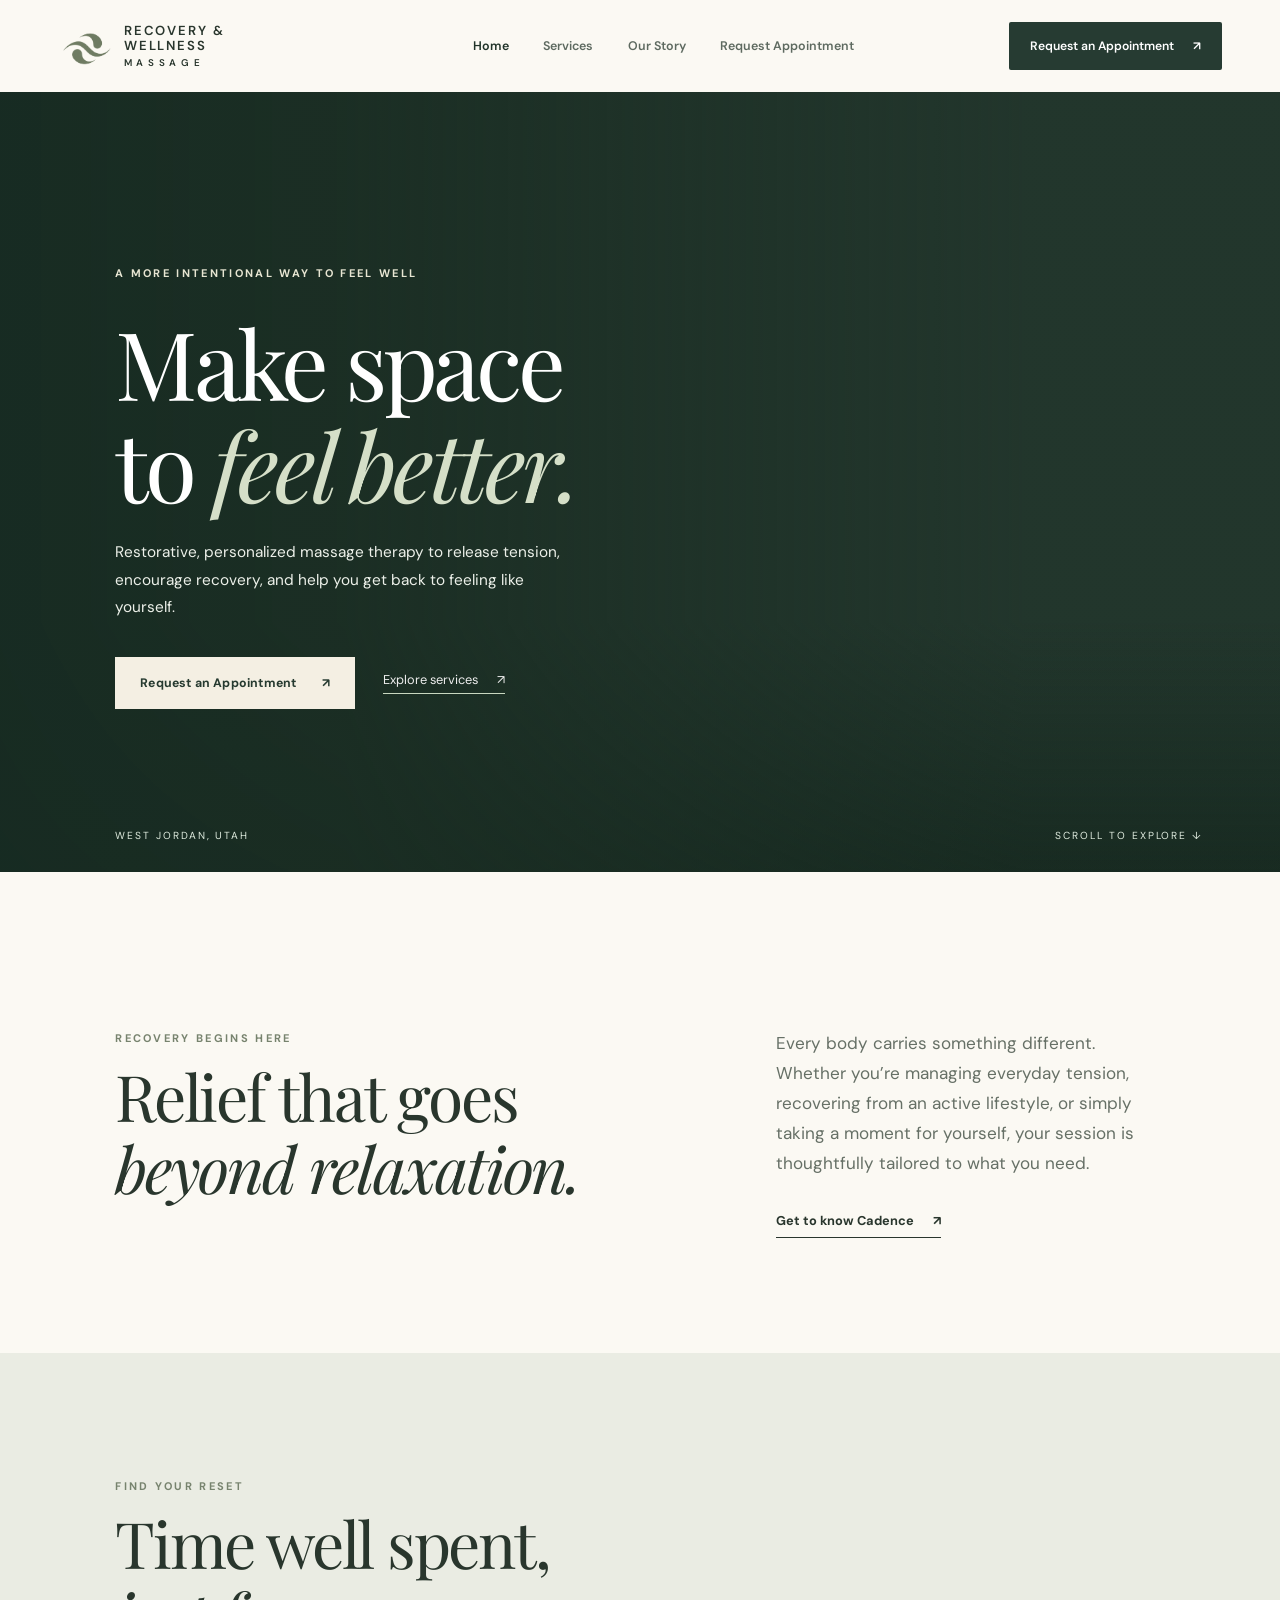
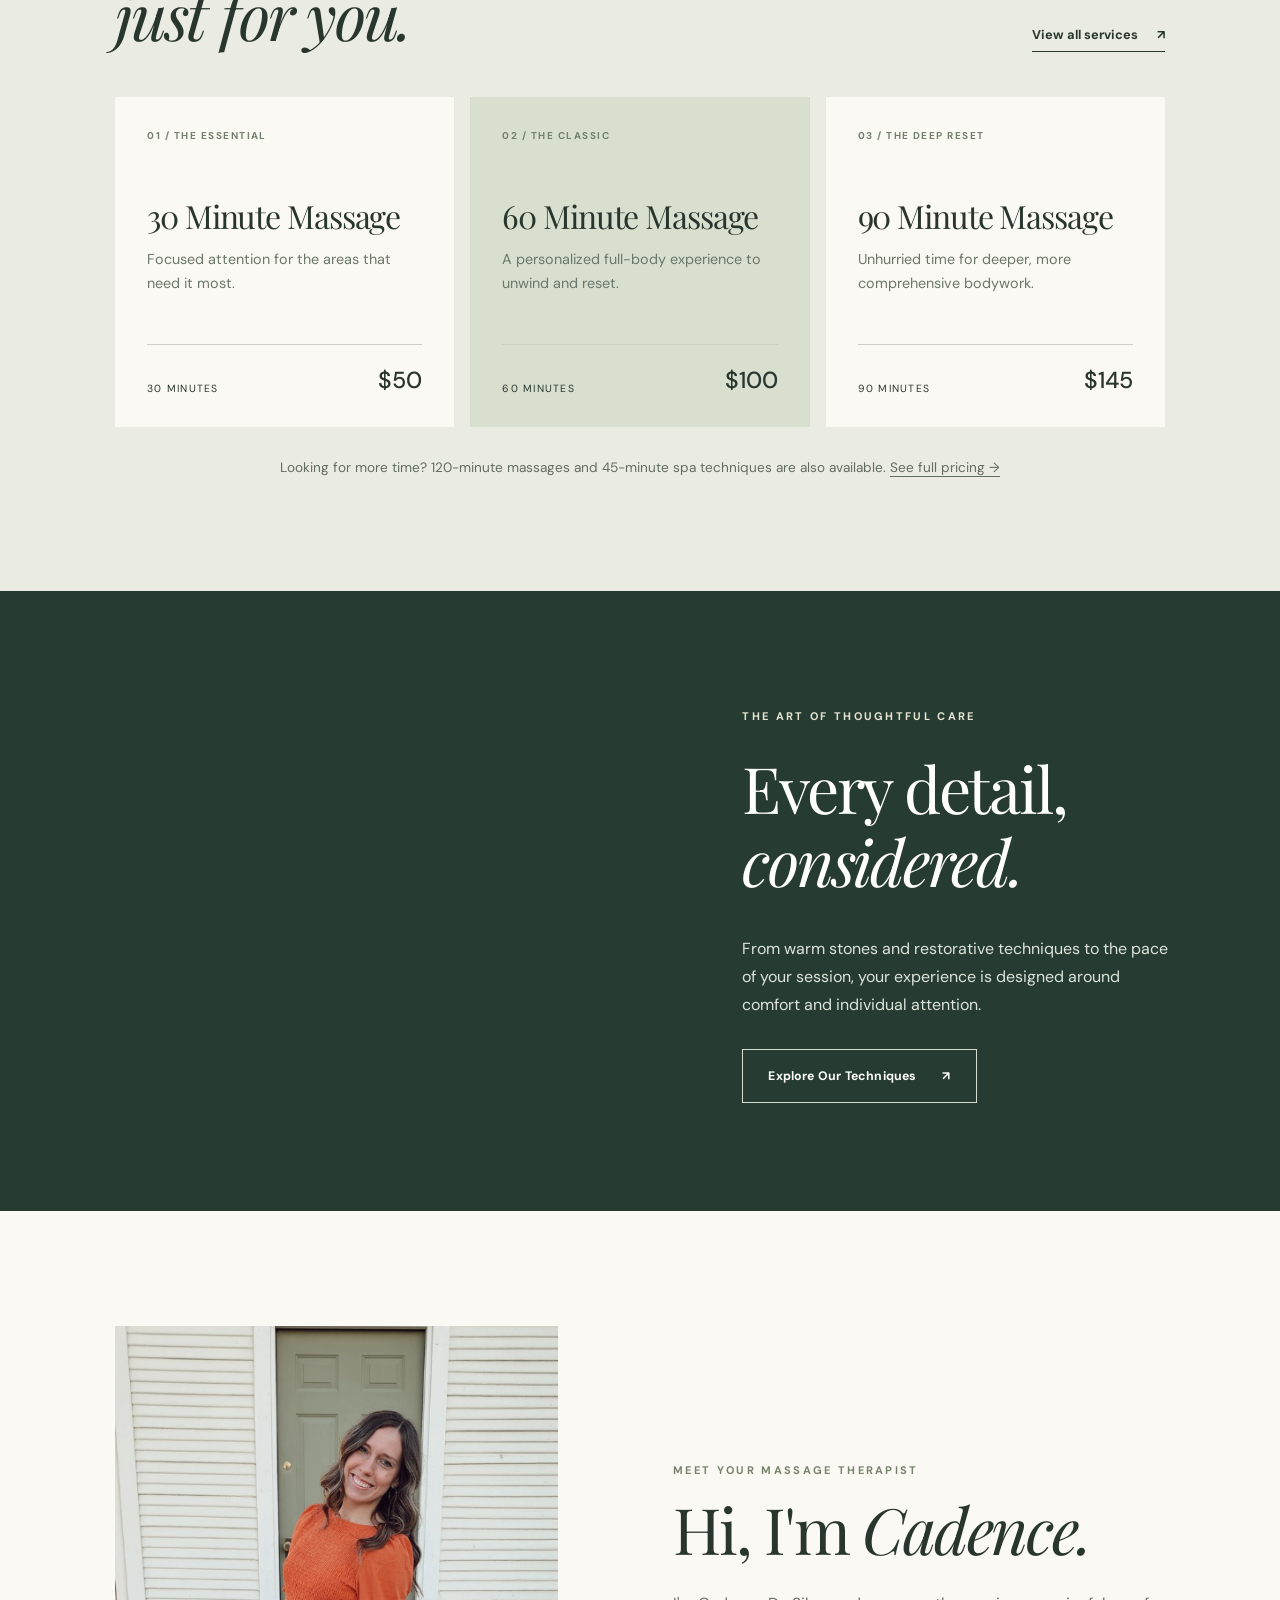
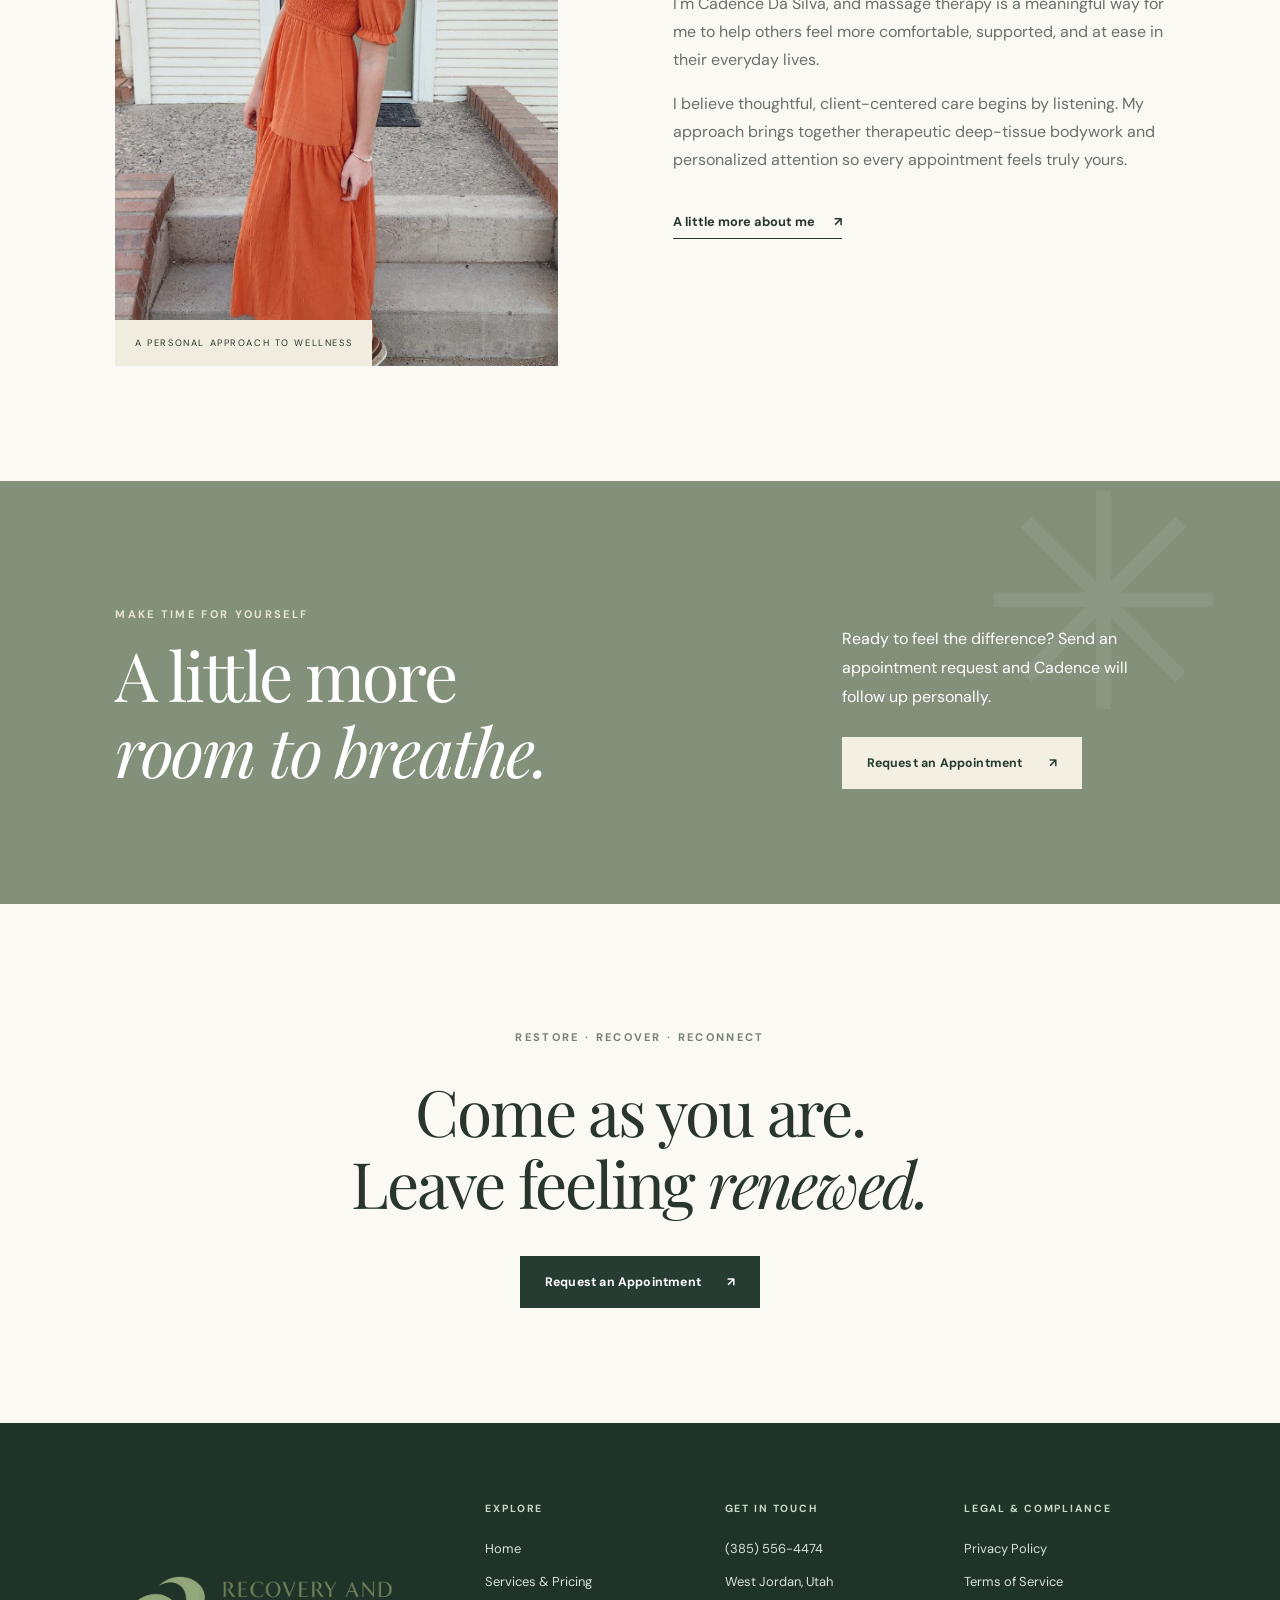
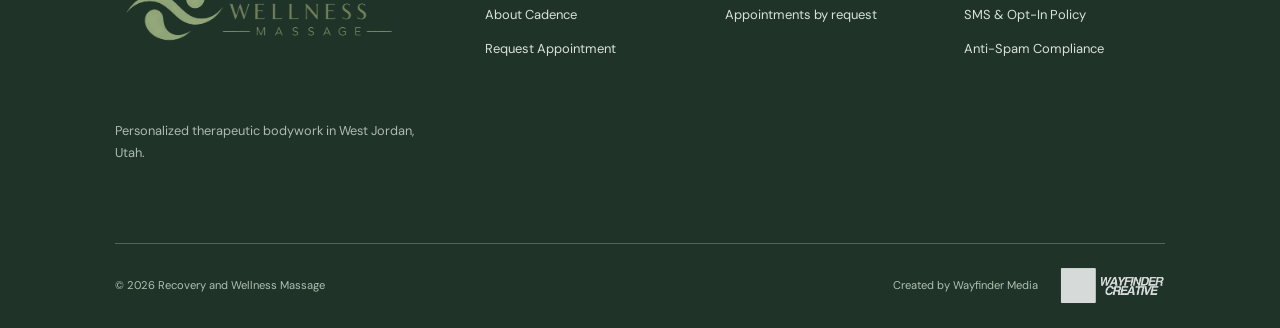
<file: index.html>
<!DOCTYPE html>
<html lang="en"><head><meta charset="utf-8"/><meta content="width=device-width,initial-scale=1" name="viewport"/><meta content="#263b32" name="theme-color"/><meta content="Personalized therapeutic massage in West Jordan, Utah. Explore massage services, pricing and book with Recovery and Wellness Massage." name="description"/><title>Recovery and Wellness Massage | West Jordan, Utah</title><link href="assets/brand-symbol.png" rel="icon"/><link href="https://fonts.googleapis.com" rel="preconnect"/><link crossorigin="" href="https://fonts.gstatic.com" rel="preconnect"/><link href="https://fonts.googleapis.com/css2?family=DM+Sans:wght@400;500;600;700&amp;family=Manrope:wght@400;500;600&amp;family=Playfair+Display:wght@400;500;600&amp;display=swap" rel="stylesheet"/><link href="styles.css" rel="stylesheet"/><script defer="" src="site.js"></script><script type="application/ld+json">{"@context":"https://schema.org","@type":"HealthAndBeautyBusiness","name":"Recovery and Wellness Massage","url":"https://recoveryandwellnessmassage.com/","telephone":"+1-385-556-4474","address":{"@type":"PostalAddress","addressLocality":"West Jordan","addressRegion":"UT","addressCountry":"US"},"priceRange":"$50-$195"}</script></head><body>
<header class="site-header"><a aria-label="Recovery and Wellness Massage home" class="brand" href="/"><img alt="" src="assets/brand-symbol.png"/><span>RECOVERY &amp;<br/>WELLNESS <small>MASSAGE</small></span></a><nav aria-label="Primary navigation" id="nav"><a class="active" href="/">Home</a><a href="/services.html">Services</a><a href="/about.html">Our Story</a><a href="/book.html">Request Appointment</a></nav><a class="header-cta" href="/book.html">Request an Appointment <span>↗</span></a><button aria-expanded="false" aria-label="Toggle menu" class="menu-toggle">☰</button></header>
<main><section class="hero"><div aria-hidden="true" class="hero-film"><iframe allow="autoplay; encrypted-media; picture-in-picture" id="hero-video" loading="eager" src="https://www.youtube-nocookie.com/embed/4_M67m4HPCk?autoplay=1&amp;mute=1&amp;controls=0&amp;loop=1&amp;playlist=4_M67m4HPCk&amp;playsinline=1&amp;rel=0&amp;disablekb=1&amp;iv_load_policy=3&amp;fs=0" tabindex="-1" title="Massage studio video background"></iframe></div><div class="hero-wash"></div><div class="hero-content"><p class="eyebrow light">A MORE INTENTIONAL WAY TO FEEL WELL</p><h1>Make space<br/>to <em>feel better.</em></h1><p class="hero-copy">Restorative, personalized massage therapy to release tension, encourage recovery, and help you get back to feeling like yourself.</p><div class="hero-actions"><a class="btn btn-cream" href="/book.html">Request an Appointment <span>↗</span></a><a class="quiet-link" href="/services.html">Explore services <span>↗</span></a></div></div><div class="hero-foot"><span>WEST JORDAN, UTAH</span><span>SCROLL TO EXPLORE ↓</span></div></section>
<section class="intro section-pad"><div class="intro-left"><p class="eyebrow">RECOVERY BEGINS HERE</p><h2>Relief that goes <em>beyond relaxation.</em></h2></div><div class="intro-right"><p>Every body carries something different. Whether you’re managing everyday tension, recovering from an active lifestyle, or simply taking a moment for yourself, your session is thoughtfully tailored to what you need.</p><a class="text-link" href="/about.html">Get to know Cadence <span>↗</span></a></div></section>
<section class="services-feature section-pad" id="services"><div class="section-heading"><div><p class="eyebrow">FIND YOUR RESET</p><h2>Time well spent,<br/><em>just for you.</em></h2></div><a class="text-link" href="/services.html">View all services <span>↗</span></a></div><div class="service-grid"><a class="service-card" href="/book.html"><span class="service-number">01 / THE ESSENTIAL</span><h3>30 Minute Massage</h3><p>Focused attention for the areas that need it most.</p><div class="service-bottom"><span>30 MINUTES</span><strong>$50</strong></div></a><a class="service-card highlighted" href="/book.html"><span class="service-number">02 / THE CLASSIC</span><h3>60 Minute Massage</h3><p>A personalized full-body experience to unwind and reset.</p><div class="service-bottom"><span>60 MINUTES</span><strong>$100</strong></div></a><a class="service-card" href="/book.html"><span class="service-number">03 / THE DEEP RESET</span><h3>90 Minute Massage</h3><p>Unhurried time for deeper, more comprehensive bodywork.</p><div class="service-bottom"><span>90 MINUTES</span><strong>$145</strong></div></a></div><div class="service-note">Looking for more time? 120-minute massages and 45-minute spa techniques are also available. <a href="/services.html">See full pricing →</a></div></section>
<section class="picture-band"><div aria-label="Massage therapy with warm stones" class="picture-band-image" role="img"></div><div class="picture-band-content"><p class="eyebrow light">THE ART OF THOUGHTFUL CARE</p><h2>Every detail, <em>considered.</em></h2><p>From warm stones and restorative techniques to the pace of your session, your experience is designed around comfort and individual attention.</p><a class="btn btn-outline" href="/services.html">Explore Our Techniques <span>↗</span></a></div></section>
<section class="about-preview section-pad"><div class="about-photo"><img alt="Cadence Da Silva, massage therapist" loading="lazy" src="assets/cadence.png"/><span class="photo-stamp">A PERSONAL APPROACH TO WELLNESS</span></div><div class="about-text"><p class="eyebrow">MEET YOUR MASSAGE THERAPIST</p><h2>Hi, I'm <em>Cadence.</em></h2><p>I'm Cadence Da Silva, and massage therapy is a meaningful way for me to help others feel more comfortable, supported, and at ease in their everyday lives.</p><p>I believe thoughtful, client-centered care begins by listening. My approach brings together therapeutic deep-tissue bodywork and personalized attention so every appointment feels truly yours.</p><a class="text-link" href="/about.html">A little more about me <span>↗</span></a></div></section>
<section class="offer-banner section-pad"><span aria-hidden="true" class="offer-orbit">✳</span><div><p class="eyebrow light">MAKE TIME FOR YOURSELF</p><h2>A little more<br/><em>room to breathe.</em></h2></div><div class="offer-action"><p>Ready to feel the difference? Send an appointment request and Cadence will follow up personally.</p><a class="btn btn-cream" href="/book.html">Request an Appointment <span>↗</span></a></div></section>
<section class="closing section-pad"><p class="eyebrow">RESTORE · RECOVER · RECONNECT</p><h2>Come as you are.<br/>Leave feeling <em>renewed.</em></h2><a class="btn btn-dark" href="/book.html">Request an Appointment <span>↗</span></a></section></main>
<footer class="site-footer"><div class="footer-top"><div class="footer-brand"><img alt="Recovery and Wellness Massage" src="assets/brand-logo.png"/><p>Personalized therapeutic bodywork in West Jordan, Utah.</p></div><div><h4>EXPLORE</h4><a href="/">Home</a><a href="/services.html">Services &amp; Pricing</a><a href="/about.html">About Cadence</a><a href="/book.html">Request Appointment</a></div><div><h4>GET IN TOUCH</h4><a href="tel:+13855564474">(385) 556-4474</a><p>West Jordan, Utah</p><p>Appointments by request</p></div><div class="footer-legal"><h4>LEGAL &amp; COMPLIANCE</h4><a href="/privacy-policy.html">Privacy Policy</a><a href="/terms-of-service.html">Terms of Service</a><a href="/sms-policy.html">SMS &amp; Opt-In Policy</a><a href="/anti-spam.html">Anti-Spam Compliance</a></div></div><div class="footer-bottom"><span>© <span id="year"></span> Recovery and Wellness Massage</span><a class="credit" href="https://wayfindercreative.net/" rel="noopener noreferrer" target="_blank"><span>Created by Wayfinder Media</span><img alt="Wayfinder Creative" src="assets/wayfinder.png"/></a></div></footer>
<iframe data-activation-type="alwaysActivated" data-activation-value="" data-cookie-consent="true" data-cookie-consent-provider="auto" data-deactivation-type="neverDeactivate" data-deactivation-value="" data-form-id="Vq9RhP4GRN4z5GDtWMGd" data-form-name="25% off form" data-height="612" data-layout="{'id':'POPUP'}" data-layout-iframe-id="popup-Vq9RhP4GRN4z5GDtWMGd" data-modal-height="500" data-trigger-type="alwaysShow" data-trigger-value="" id="popup-Vq9RhP4GRN4z5GDtWMGd" src="https://api.leadconnectorhq.com/widget/form/Vq9RhP4GRN4z5GDtWMGd" style="display:none;width:100%;height:100%;border:none;border-radius:3px" title="25% off form"></iframe><script defer="" src="https://link.msgsndr.com/js/form_embed.js"></script></body></html>
</file>
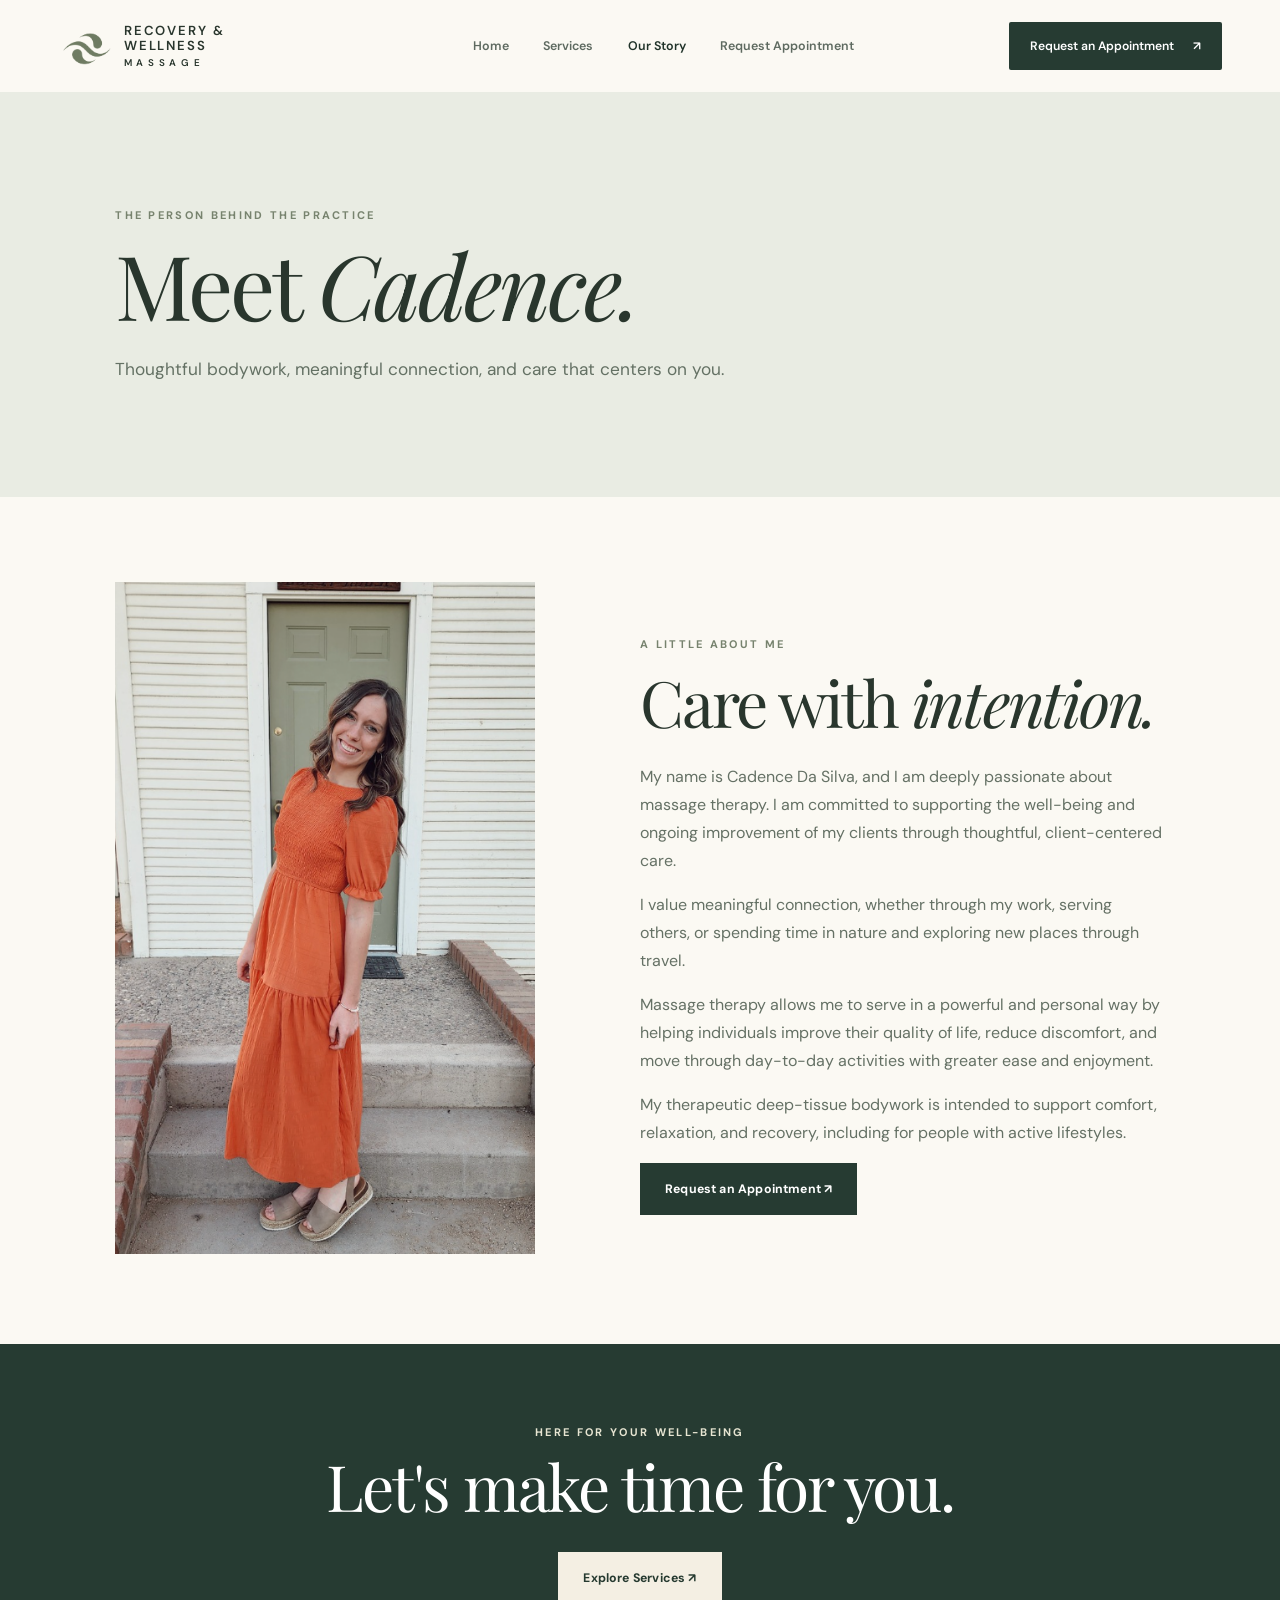
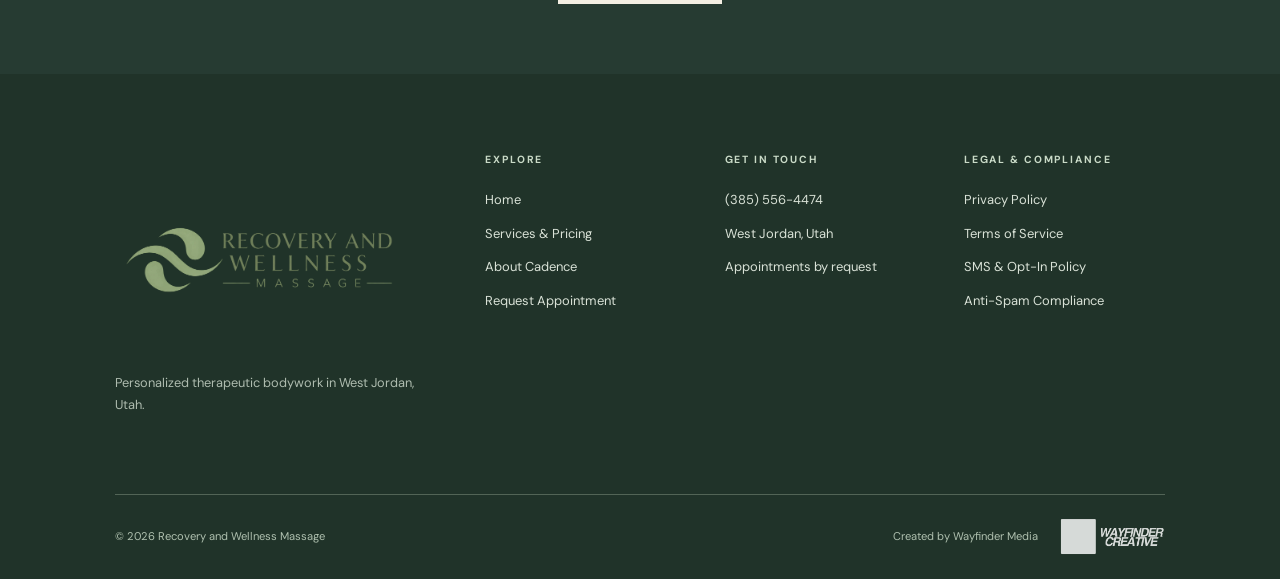
<file: about.html>
<!DOCTYPE html>
<html lang="en"><head><meta charset="utf-8"/><meta content="width=device-width,initial-scale=1" name="viewport"/><meta content="#263b32" name="theme-color"/><meta content="Learn about Cadence Da Silva and her personalized approach to massage therapy in West Jordan, Utah." name="description"/><title>About Cadence | Recovery and Wellness Massage</title><link href="assets/brand-symbol.png" rel="icon"/><link href="https://fonts.googleapis.com" rel="preconnect"/><link crossorigin="" href="https://fonts.gstatic.com" rel="preconnect"/><link href="https://fonts.googleapis.com/css2?family=DM+Sans:wght@400;500;600;700&amp;family=Manrope:wght@400;500;600&amp;family=Playfair+Display:wght@400;500;600&amp;display=swap" rel="stylesheet"/><link href="styles.css" rel="stylesheet"/><script defer="" src="site.js"></script></head><body>
<header class="site-header"><a aria-label="Recovery and Wellness Massage home" class="brand" href="/"><img alt="" src="assets/brand-symbol.png"/><span>RECOVERY &amp;<br/>WELLNESS <small>MASSAGE</small></span></a><nav aria-label="Primary navigation" id="nav"><a href="/">Home</a><a href="/services.html">Services</a><a class="active" href="/about.html">Our Story</a><a href="/book.html">Request Appointment</a></nav><a class="header-cta" href="/book.html">Request an Appointment <span>↗</span></a><button aria-expanded="false" aria-label="Toggle menu" class="menu-toggle">☰</button></header>
<main><section class="page-hero"><p class="eyebrow">THE PERSON BEHIND THE PRACTICE</p><h1>Meet <em>Cadence.</em></h1><p>Thoughtful bodywork, meaningful connection, and care that centers on you.</p></section><section class="interior-section about-page"><div><img alt="Portrait of Cadence Da Silva" loading="lazy" src="assets/cadence.png"/></div><div><p class="eyebrow">A LITTLE ABOUT ME</p><h2>Care with <em>intention.</em></h2><p>My name is Cadence Da Silva, and I am deeply passionate about massage therapy. I am committed to supporting the well-being and ongoing improvement of my clients through thoughtful, client-centered care.</p><p>I value meaningful connection, whether through my work, serving others, or spending time in nature and exploring new places through travel.</p><p>Massage therapy allows me to serve in a powerful and personal way by helping individuals improve their quality of life, reduce discomfort, and move through day-to-day activities with greater ease and enjoyment.</p><p>My therapeutic deep-tissue bodywork is intended to support comfort, relaxation, and recovery, including for people with active lifestyles.</p><a class="btn btn-dark" href="/book.html">Request an Appointment ↗</a></div></section><section class="small-cta"><p class="eyebrow light">HERE FOR YOUR WELL-BEING</p><h2>Let's make time for you.</h2><a class="btn btn-cream" href="/services.html">Explore Services ↗</a></section></main><footer class="site-footer"><div class="footer-top"><div class="footer-brand"><img alt="Recovery and Wellness Massage" src="assets/brand-logo.png"/><p>Personalized therapeutic bodywork in West Jordan, Utah.</p></div><div><h4>EXPLORE</h4><a href="/">Home</a><a href="/services.html">Services &amp; Pricing</a><a href="/about.html">About Cadence</a><a href="/book.html">Request Appointment</a></div><div><h4>GET IN TOUCH</h4><a href="tel:+13855564474">(385) 556-4474</a><p>West Jordan, Utah</p><p>Appointments by request</p></div><div class="footer-legal"><h4>LEGAL &amp; COMPLIANCE</h4><a href="/privacy-policy.html">Privacy Policy</a><a href="/terms-of-service.html">Terms of Service</a><a href="/sms-policy.html">SMS &amp; Opt-In Policy</a><a href="/anti-spam.html">Anti-Spam Compliance</a></div></div><div class="footer-bottom"><span>© <span id="year"></span> Recovery and Wellness Massage</span><a class="credit" href="https://wayfindercreative.net/" rel="noopener noreferrer" target="_blank"><span>Created by Wayfinder Media</span><img alt="Wayfinder Creative" src="assets/wayfinder.png"/></a></div></footer>
<script defer="" src="https://link.msgsndr.com/js/form_embed.js"></script></body></html>
</file>
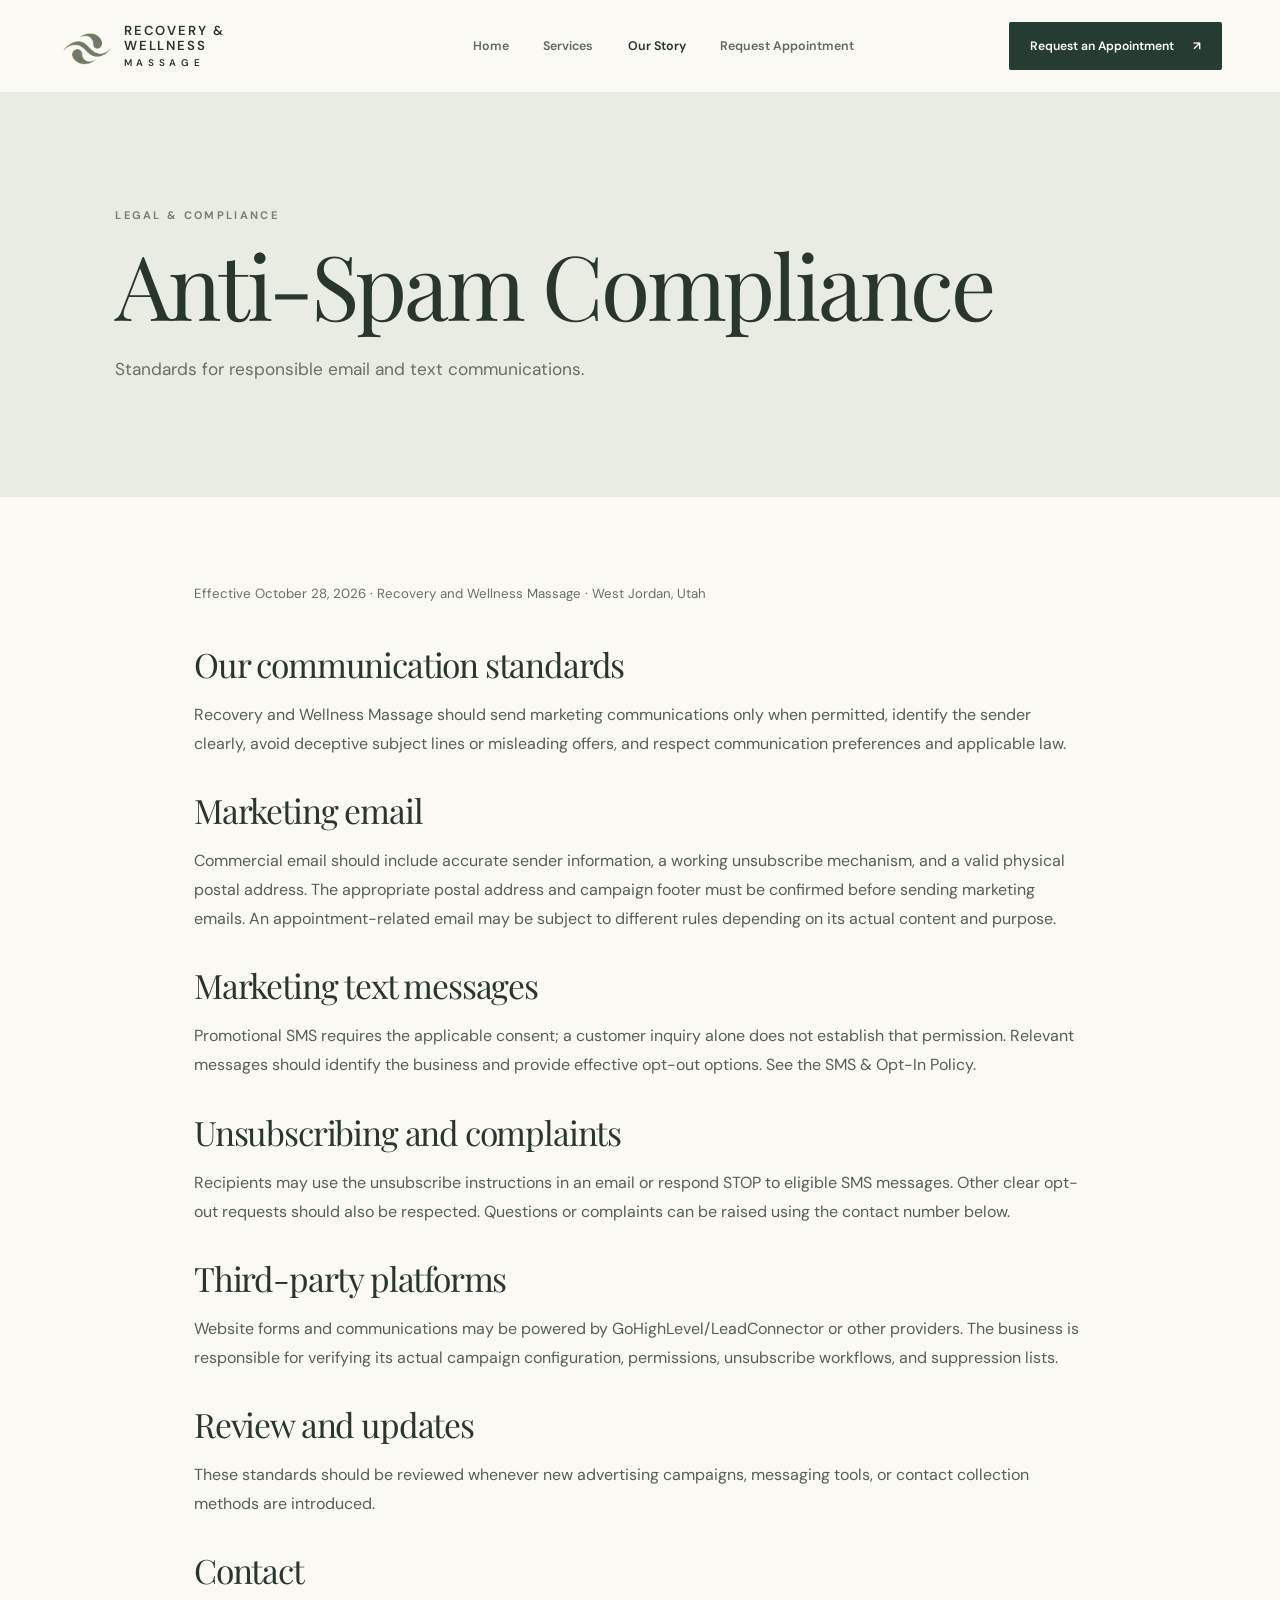
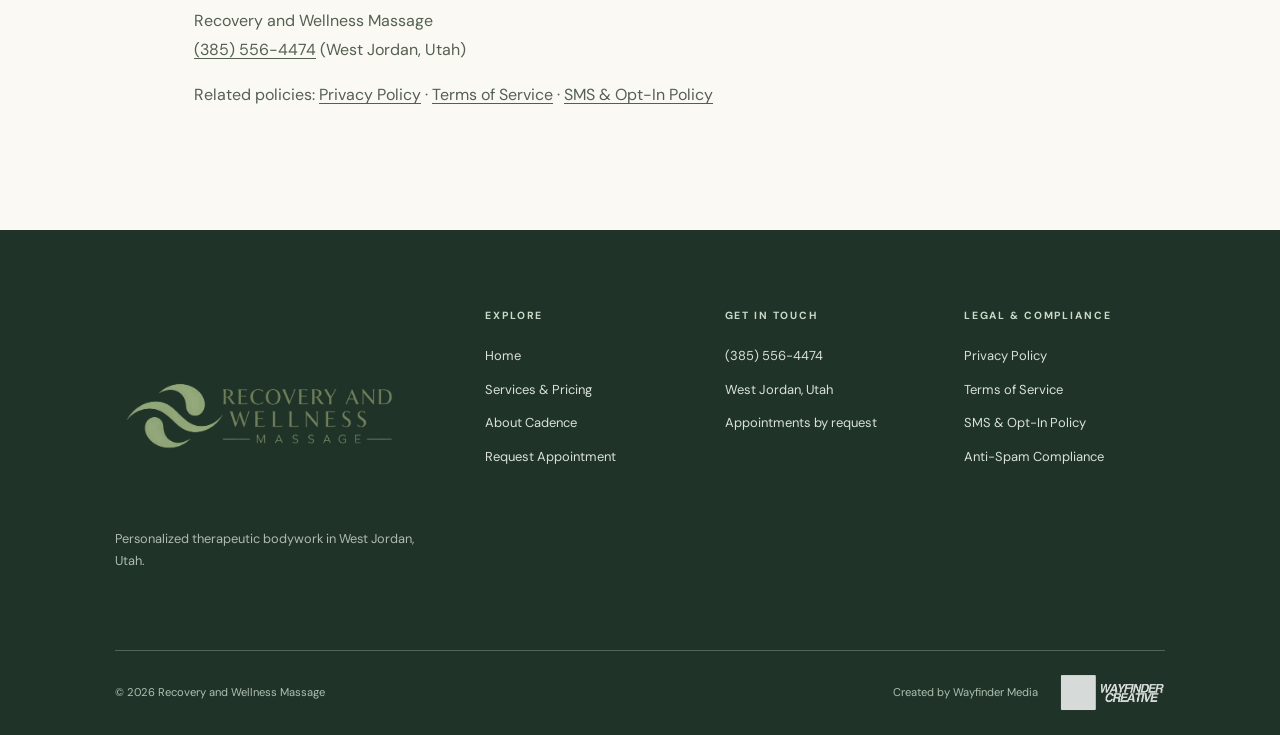
<file: anti-spam.html>
<!doctype html><html lang="en"><head><meta charset="utf-8"><meta name="viewport" content="width=device-width, initial-scale=1"><meta name="theme-color" content="#263b32"><link rel="icon" href="assets/brand-symbol.png"><link rel="preconnect" href="https://fonts.googleapis.com"><link rel="preconnect" href="https://fonts.gstatic.com" crossorigin><link href="https://fonts.googleapis.com/css2?family=DM+Sans:wght@400;500;600;700&family=Manrope:wght@400;500;600&family=Playfair+Display:wght@400;500;600&display=swap" rel="stylesheet"><link rel="stylesheet" href="styles.css"><script defer src="site.js"></script><meta name="description" content="Standards for responsible email and text communications."><title>Anti-Spam Compliance | Recovery and Wellness Massage</title></head><body><header class="site-header"><a aria-label="Recovery and Wellness Massage home" class="brand" href="/"><img alt="" src="assets/brand-symbol.png"/><span>RECOVERY &amp;<br/>WELLNESS <small>MASSAGE</small></span></a><nav aria-label="Primary navigation" id="nav"><a href="/">Home</a><a href="/services.html">Services</a><a class="active" href="/about.html">Our Story</a><a href="/book.html">Request Appointment</a></nav><a class="header-cta" href="/book.html">Request an Appointment <span>↗</span></a><button aria-expanded="false" aria-label="Toggle menu" class="menu-toggle">☰</button></header><main><section class="page-hero"><p class="eyebrow">LEGAL &amp; COMPLIANCE</p><h1>Anti-Spam Compliance</h1><p>Standards for responsible email and text communications.</p></section><article class="legal-content"><p class="legal-meta">Effective October 28, 2026 · Recovery and Wellness Massage · West Jordan, Utah</p><section><h2>Our communication standards</h2><p>Recovery and Wellness Massage should send marketing communications only when permitted, identify the sender clearly, avoid deceptive subject lines or misleading offers, and respect communication preferences and applicable law.</p></section><section><h2>Marketing email</h2><p>Commercial email should include accurate sender information, a working unsubscribe mechanism, and a valid physical postal address. The appropriate postal address and campaign footer must be confirmed before sending marketing emails. An appointment-related email may be subject to different rules depending on its actual content and purpose.</p></section><section><h2>Marketing text messages</h2><p>Promotional SMS requires the applicable consent; a customer inquiry alone does not establish that permission. Relevant messages should identify the business and provide effective opt-out options. See the SMS &amp; Opt-In Policy.</p></section><section><h2>Unsubscribing and complaints</h2><p>Recipients may use the unsubscribe instructions in an email or respond STOP to eligible SMS messages. Other clear opt-out requests should also be respected. Questions or complaints can be raised using the contact number below.</p></section><section><h2>Third-party platforms</h2><p>Website forms and communications may be powered by GoHighLevel/LeadConnector or other providers. The business is responsible for verifying its actual campaign configuration, permissions, unsubscribe workflows, and suppression lists.</p></section><section><h2>Review and updates</h2><p>These standards should be reviewed whenever new advertising campaigns, messaging tools, or contact collection methods are introduced.</p></section><section><h2>Contact</h2><p>Recovery and Wellness Massage<br><a href="tel:+13855564474">(385) 556-4474</a> (West Jordan, Utah)</p></section><p>Related policies: <a href="/privacy-policy.html">Privacy Policy</a> · <a href="/terms-of-service.html">Terms of Service</a> · <a href="/sms-policy.html">SMS &amp; Opt-In Policy</a></p></article></main><footer class="site-footer"><div class="footer-top"><div class="footer-brand"><img alt="Recovery and Wellness Massage" src="assets/brand-logo.png"/><p>Personalized therapeutic bodywork in West Jordan, Utah.</p></div><div><h4>EXPLORE</h4><a href="/">Home</a><a href="/services.html">Services &amp; Pricing</a><a href="/about.html">About Cadence</a><a href="/book.html">Request Appointment</a></div><div><h4>GET IN TOUCH</h4><a href="tel:+13855564474">(385) 556-4474</a><p>West Jordan, Utah</p><p>Appointments by request</p></div><div class="footer-legal"><h4>LEGAL &amp; COMPLIANCE</h4><a href="/privacy-policy.html">Privacy Policy</a><a href="/terms-of-service.html">Terms of Service</a><a href="/sms-policy.html">SMS &amp; Opt-In Policy</a><a href="/anti-spam.html">Anti-Spam Compliance</a></div></div><div class="footer-bottom"><span>© <span id="year"></span> Recovery and Wellness Massage</span><a class="credit" href="https://wayfindercreative.net/" rel="noopener noreferrer" target="_blank"><span>Created by Wayfinder Media</span><img alt="Wayfinder Creative" src="assets/wayfinder.png"/></a></div></footer></body></html>
</file>
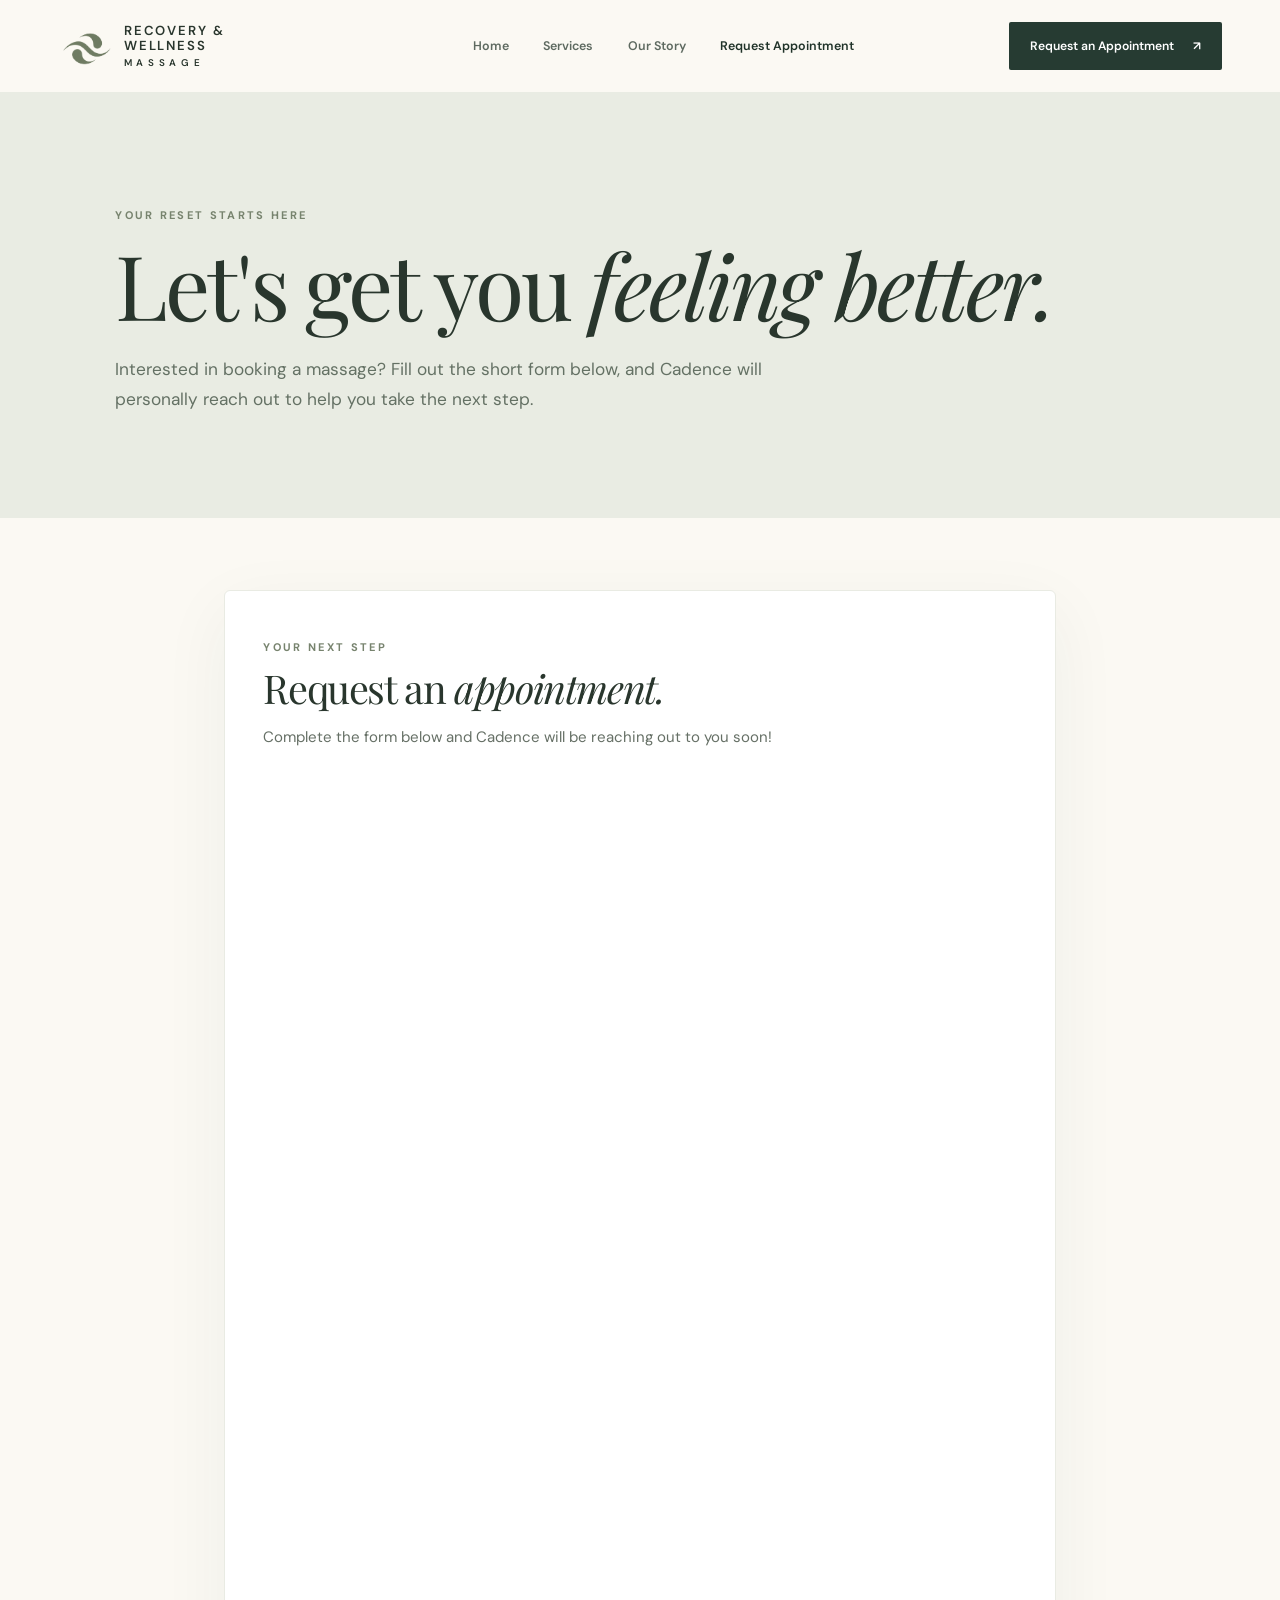
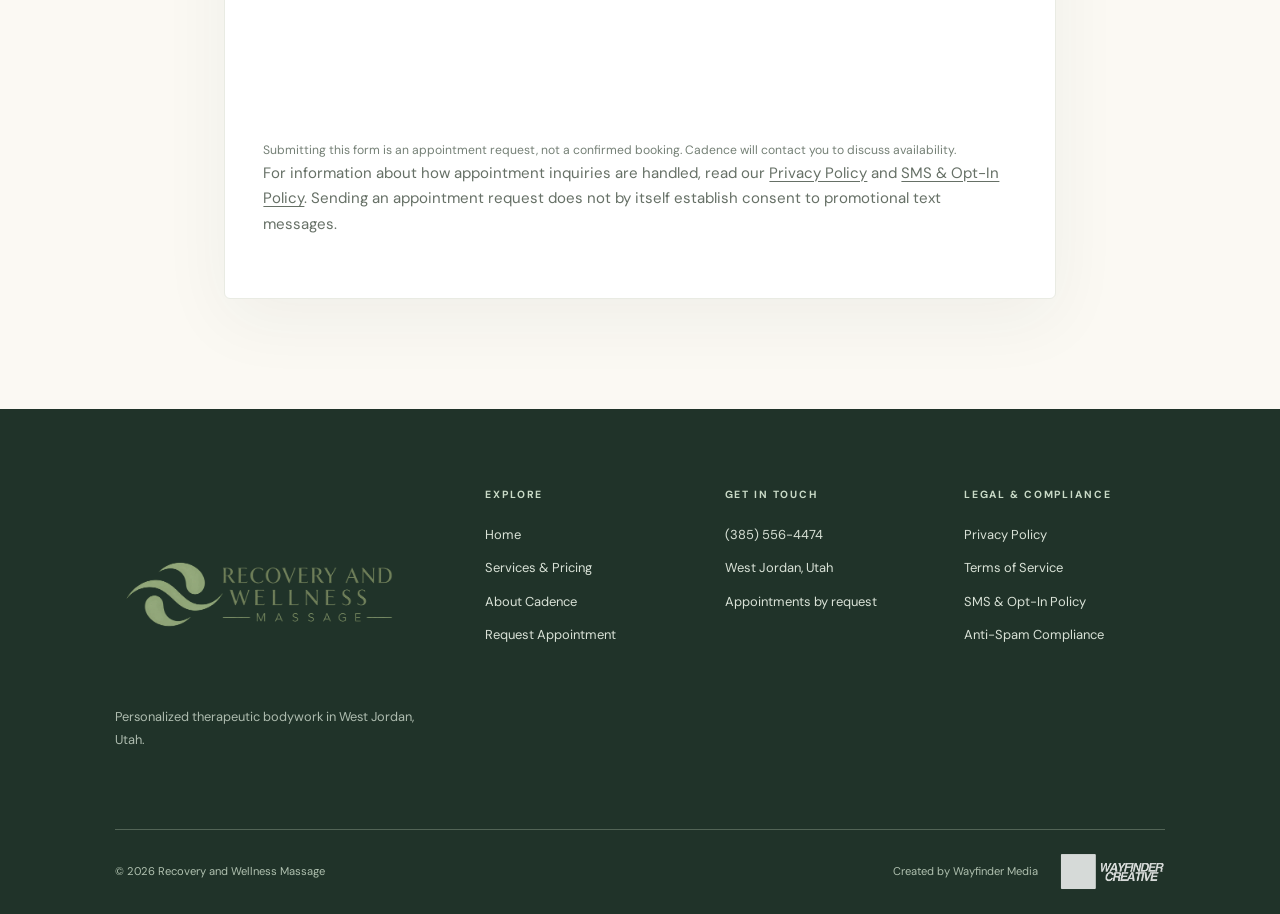
<file: book.html>
<!DOCTYPE html>

<html lang="en"><head><meta charset="utf-8"/><meta content="width=device-width,initial-scale=1" name="viewport"/><meta content="#263b32" name="theme-color"/><meta content="Request a massage appointment with Cadence Da Silva in West Jordan, Utah. Complete the short form and Cadence will follow up personally." name="description"/><title>Request an Appointment | Recovery and Wellness Massage</title><link href="assets/brand-symbol.png" rel="icon"/><link href="https://fonts.googleapis.com" rel="preconnect"/><link crossorigin="" href="https://fonts.gstatic.com" rel="preconnect"/><link href="https://fonts.googleapis.com/css2?family=DM+Sans:wght@400;500;600;700&amp;family=Manrope:wght@400;500;600&amp;family=Playfair+Display:wght@400;500;600&amp;display=swap" rel="stylesheet"/><link href="styles.css" rel="stylesheet"/><script defer="" src="site.js"></script></head><body>
<header class="site-header"><a aria-label="Recovery and Wellness Massage home" class="brand" href="/"><img alt="" src="assets/brand-symbol.png"/><span>RECOVERY &amp;<br/>WELLNESS <small>MASSAGE</small></span></a><nav aria-label="Primary navigation" id="nav"><a href="/">Home</a><a href="/services.html">Services</a><a href="/about.html">Our Story</a><a class="active" href="/book.html">Request Appointment</a></nav><a class="header-cta active" href="/book.html">Request an Appointment <span>↗</span></a><button aria-expanded="false" aria-label="Toggle menu" class="menu-toggle">☰</button></header>
<main><section class="page-hero request-page-hero"><p class="eyebrow">YOUR RESET STARTS HERE</p><h1>Let's get you <em>feeling better.</em></h1><p>Interested in booking a massage? Fill out the short form below, and Cadence will personally reach out to help you take the next step.</p></section>
<section class="request-section"><div class="request-form-card"><p class="eyebrow">YOUR NEXT STEP</p><h2>Request an <em>appointment.</em></h2><p>Complete the form below and Cadence will be reaching out to you soon!</p><div class="request-form-embed"><iframe data-activation-type="alwaysActivated" data-activation-value="" data-cookie-consent="true" data-cookie-consent-provider="auto" data-deactivation-type="neverDeactivate" data-deactivation-value="" data-form-id="OkX8swKVKHtRoyFsrIaW" data-form-name="contact us Form" data-height="951" data-layout="{'id':'INLINE'}" data-layout-iframe-id="inline-OkX8swKVKHtRoyFsrIaW" data-trigger-type="alwaysShow" data-trigger-value="" id="inline-OkX8swKVKHtRoyFsrIaW" loading="lazy" src="https://api.leadconnectorhq.com/widget/form/OkX8swKVKHtRoyFsrIaW" style="width:100%;height:951px;border:none;border-radius:8px" title="Request an appointment with Recovery and Wellness Massage"></iframe></div><p class="request-form-note">Submitting this form is an appointment request, not a confirmed booking. Cadence will contact you to discuss availability.</p><p class="policy-under-form">For information about how appointment inquiries are handled, read our <a href="/privacy-policy.html">Privacy Policy</a> and <a href="/sms-policy.html">SMS &amp; Opt-In Policy</a>. Sending an appointment request does not by itself establish consent to promotional text messages.</p></div></section></main><footer class="site-footer"><div class="footer-top"><div class="footer-brand"><img alt="Recovery and Wellness Massage" src="assets/brand-logo.png"/><p>Personalized therapeutic bodywork in West Jordan, Utah.</p></div><div><h4>EXPLORE</h4><a href="/">Home</a><a href="/services.html">Services &amp; Pricing</a><a href="/about.html">About Cadence</a><a href="/book.html">Request Appointment</a></div><div><h4>GET IN TOUCH</h4><a href="tel:+13855564474">(385) 556-4474</a><p>West Jordan, Utah</p><p>Appointments by request</p></div><div class="footer-legal"><h4>LEGAL &amp; COMPLIANCE</h4><a href="/privacy-policy.html">Privacy Policy</a><a href="/terms-of-service.html">Terms of Service</a><a href="/sms-policy.html">SMS &amp; Opt-In Policy</a><a href="/anti-spam.html">Anti-Spam Compliance</a></div></div><div class="footer-bottom"><span>© <span id="year"></span> Recovery and Wellness Massage</span><a class="credit" href="https://wayfindercreative.net/" rel="noopener noreferrer" target="_blank"><span>Created by Wayfinder Media</span><img alt="Wayfinder Creative" src="assets/wayfinder.png"/></a></div></footer>
<script defer="" src="https://link.msgsndr.com/js/form_embed.js"></script></body></html>
</file>
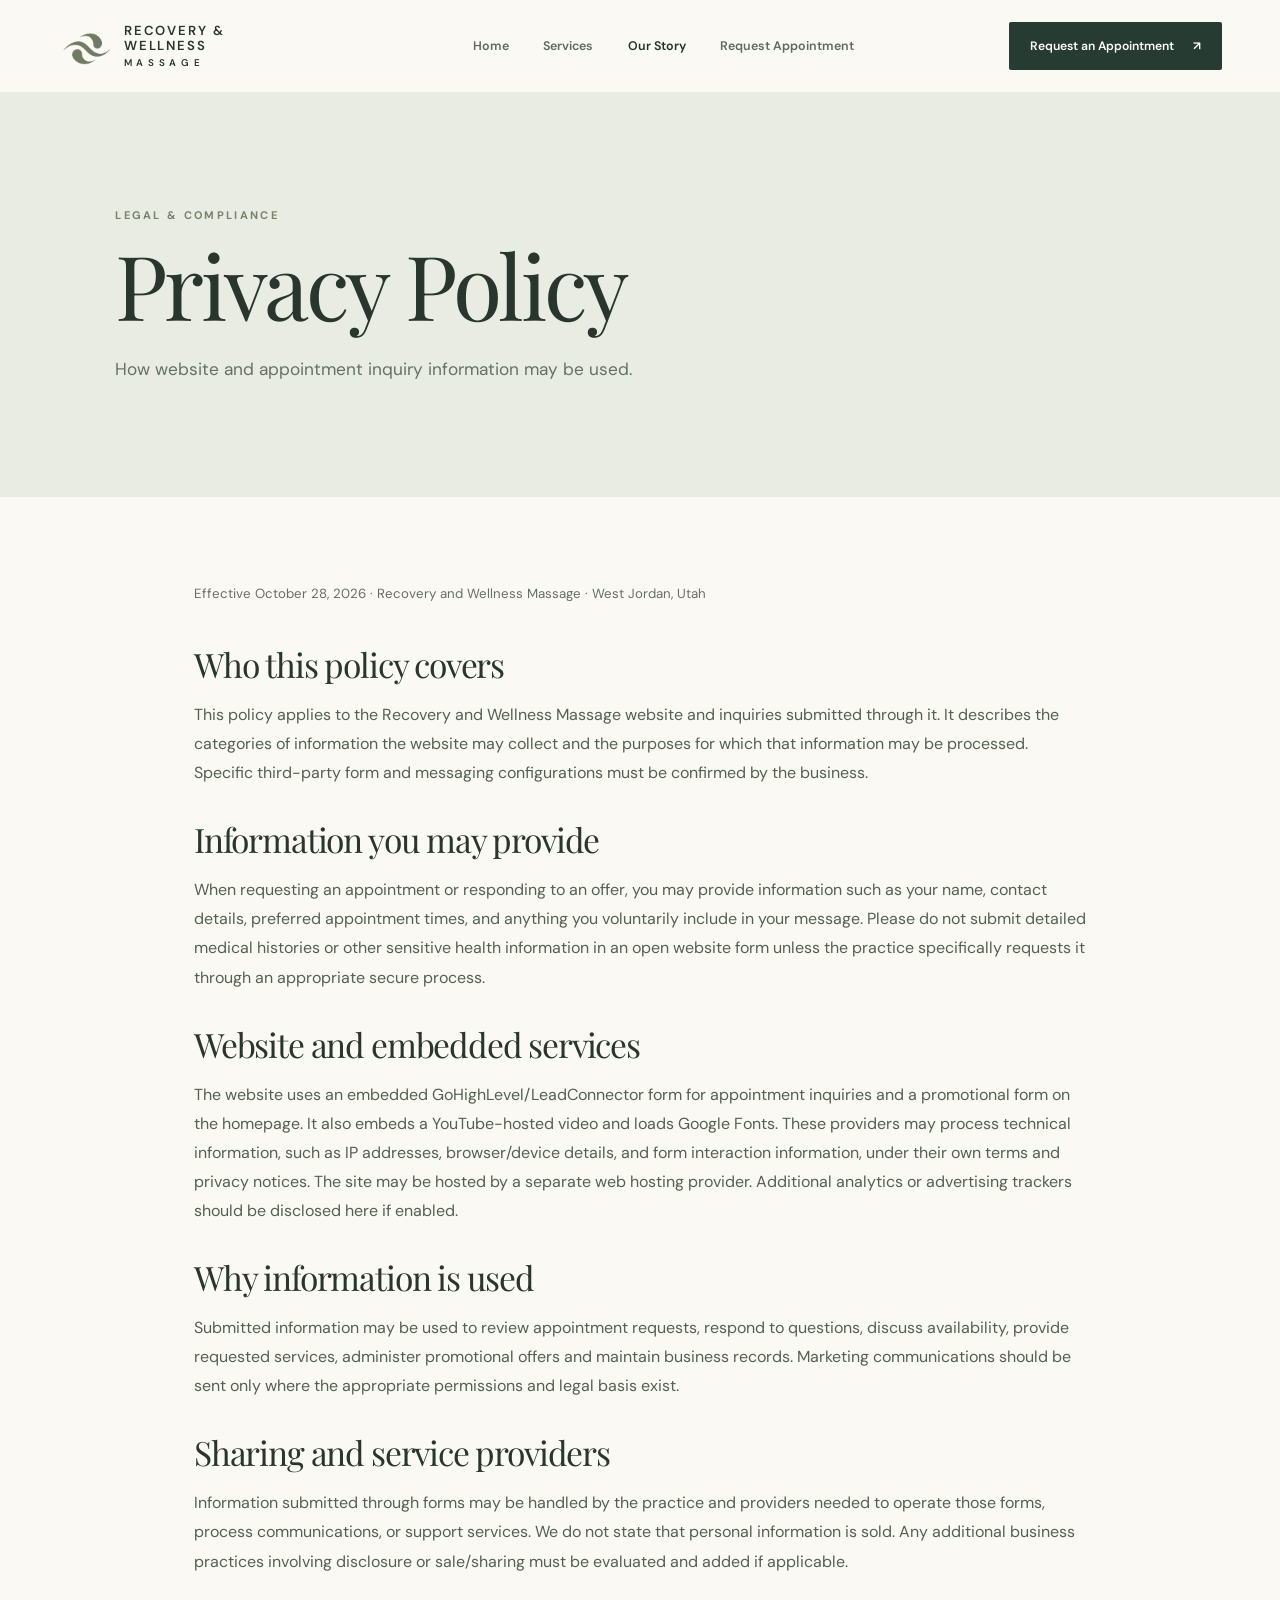
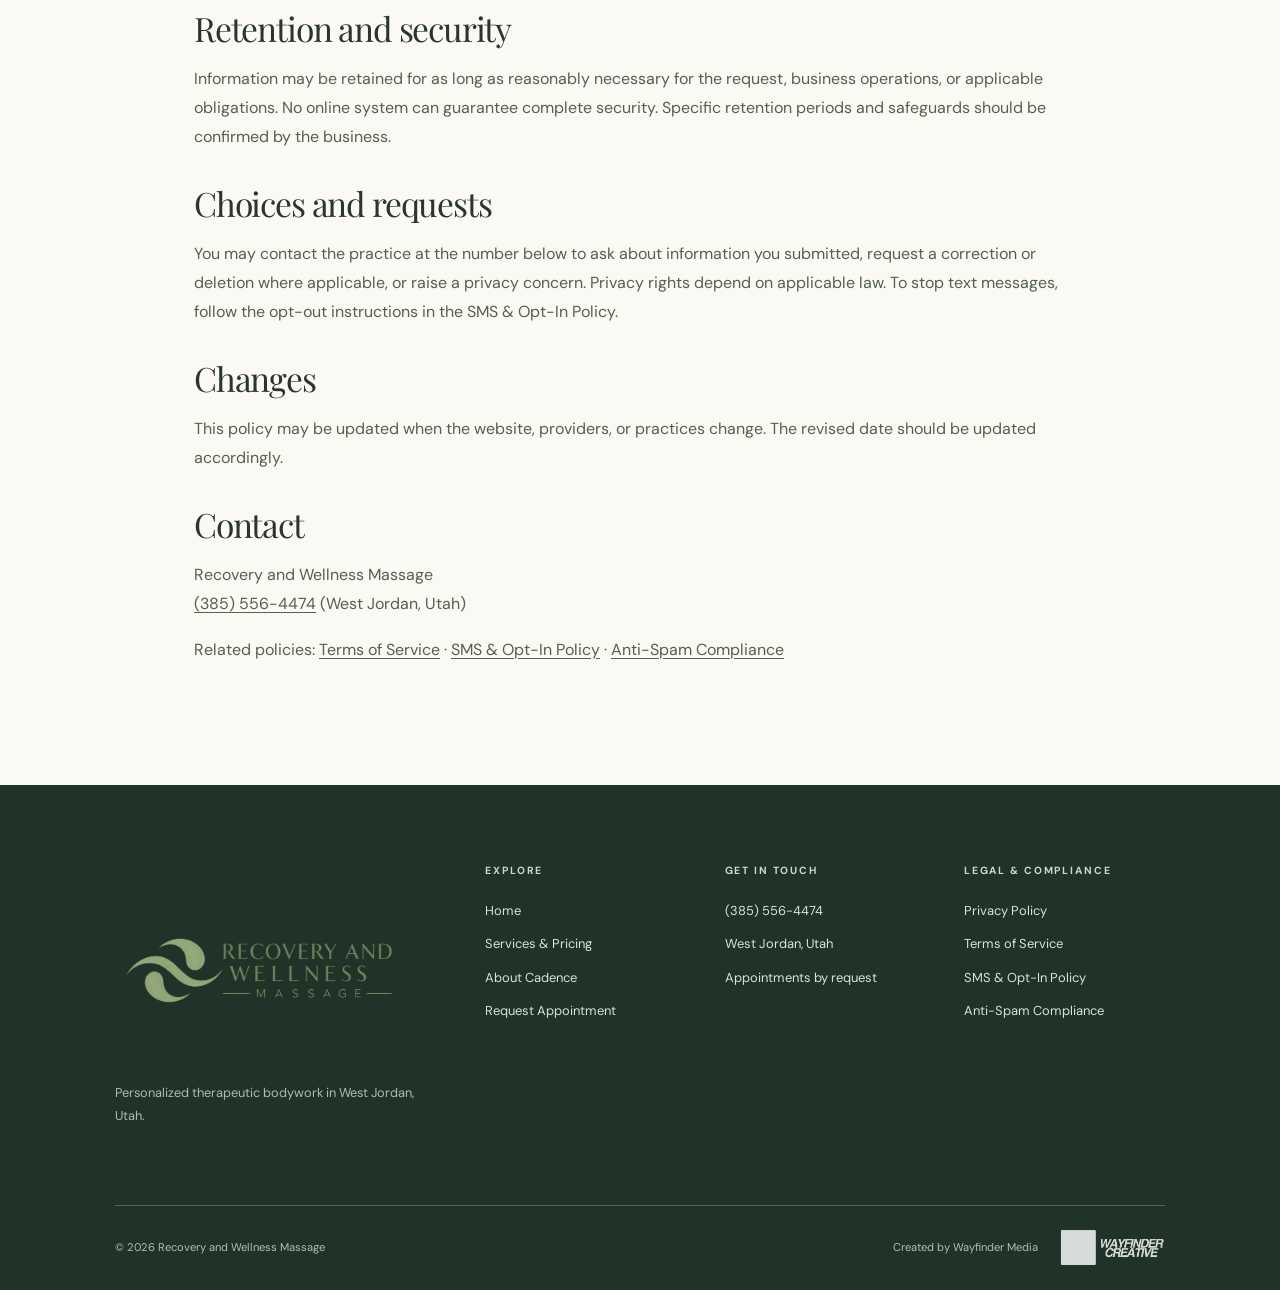
<file: privacy-policy.html>
<!doctype html><html lang="en"><head><meta charset="utf-8"><meta name="viewport" content="width=device-width, initial-scale=1"><meta name="theme-color" content="#263b32"><link rel="icon" href="assets/brand-symbol.png"><link rel="preconnect" href="https://fonts.googleapis.com"><link rel="preconnect" href="https://fonts.gstatic.com" crossorigin><link href="https://fonts.googleapis.com/css2?family=DM+Sans:wght@400;500;600;700&family=Manrope:wght@400;500;600&family=Playfair+Display:wght@400;500;600&display=swap" rel="stylesheet"><link rel="stylesheet" href="styles.css"><script defer src="site.js"></script><meta name="description" content="How website and appointment inquiry information may be used."><title>Privacy Policy | Recovery and Wellness Massage</title></head><body><header class="site-header"><a aria-label="Recovery and Wellness Massage home" class="brand" href="/"><img alt="" src="assets/brand-symbol.png"/><span>RECOVERY &amp;<br/>WELLNESS <small>MASSAGE</small></span></a><nav aria-label="Primary navigation" id="nav"><a href="/">Home</a><a href="/services.html">Services</a><a class="active" href="/about.html">Our Story</a><a href="/book.html">Request Appointment</a></nav><a class="header-cta" href="/book.html">Request an Appointment <span>↗</span></a><button aria-expanded="false" aria-label="Toggle menu" class="menu-toggle">☰</button></header><main><section class="page-hero"><p class="eyebrow">LEGAL &amp; COMPLIANCE</p><h1>Privacy Policy</h1><p>How website and appointment inquiry information may be used.</p></section><article class="legal-content"><p class="legal-meta">Effective October 28, 2026 · Recovery and Wellness Massage · West Jordan, Utah</p><section><h2>Who this policy covers</h2><p>This policy applies to the Recovery and Wellness Massage website and inquiries submitted through it. It describes the categories of information the website may collect and the purposes for which that information may be processed. Specific third-party form and messaging configurations must be confirmed by the business.</p></section><section><h2>Information you may provide</h2><p>When requesting an appointment or responding to an offer, you may provide information such as your name, contact details, preferred appointment times, and anything you voluntarily include in your message. Please do not submit detailed medical histories or other sensitive health information in an open website form unless the practice specifically requests it through an appropriate secure process.</p></section><section><h2>Website and embedded services</h2><p>The website uses an embedded GoHighLevel/LeadConnector form for appointment inquiries and a promotional form on the homepage. It also embeds a YouTube-hosted video and loads Google Fonts. These providers may process technical information, such as IP addresses, browser/device details, and form interaction information, under their own terms and privacy notices. The site may be hosted by a separate web hosting provider. Additional analytics or advertising trackers should be disclosed here if enabled.</p></section><section><h2>Why information is used</h2><p>Submitted information may be used to review appointment requests, respond to questions, discuss availability, provide requested services, administer promotional offers and maintain business records. Marketing communications should be sent only where the appropriate permissions and legal basis exist.</p></section><section><h2>Sharing and service providers</h2><p>Information submitted through forms may be handled by the practice and providers needed to operate those forms, process communications, or support services. We do not state that personal information is sold. Any additional business practices involving disclosure or sale/sharing must be evaluated and added if applicable.</p></section><section><h2>Retention and security</h2><p>Information may be retained for as long as reasonably necessary for the request, business operations, or applicable obligations. No online system can guarantee complete security. Specific retention periods and safeguards should be confirmed by the business.</p></section><section><h2>Choices and requests</h2><p>You may contact the practice at the number below to ask about information you submitted, request a correction or deletion where applicable, or raise a privacy concern. Privacy rights depend on applicable law. To stop text messages, follow the opt-out instructions in the SMS &amp; Opt-In Policy.</p></section><section><h2>Changes</h2><p>This policy may be updated when the website, providers, or practices change. The revised date should be updated accordingly.</p></section><section><h2>Contact</h2><p>Recovery and Wellness Massage<br><a href="tel:+13855564474">(385) 556-4474</a> (West Jordan, Utah)</p></section><p>Related policies: <a href="/terms-of-service.html">Terms of Service</a> · <a href="/sms-policy.html">SMS &amp; Opt-In Policy</a> · <a href="/anti-spam.html">Anti-Spam Compliance</a></p></article></main><footer class="site-footer"><div class="footer-top"><div class="footer-brand"><img alt="Recovery and Wellness Massage" src="assets/brand-logo.png"/><p>Personalized therapeutic bodywork in West Jordan, Utah.</p></div><div><h4>EXPLORE</h4><a href="/">Home</a><a href="/services.html">Services &amp; Pricing</a><a href="/about.html">About Cadence</a><a href="/book.html">Request Appointment</a></div><div><h4>GET IN TOUCH</h4><a href="tel:+13855564474">(385) 556-4474</a><p>West Jordan, Utah</p><p>Appointments by request</p></div><div class="footer-legal"><h4>LEGAL &amp; COMPLIANCE</h4><a href="/privacy-policy.html">Privacy Policy</a><a href="/terms-of-service.html">Terms of Service</a><a href="/sms-policy.html">SMS &amp; Opt-In Policy</a><a href="/anti-spam.html">Anti-Spam Compliance</a></div></div><div class="footer-bottom"><span>© <span id="year"></span> Recovery and Wellness Massage</span><a class="credit" href="https://wayfindercreative.net/" rel="noopener noreferrer" target="_blank"><span>Created by Wayfinder Media</span><img alt="Wayfinder Creative" src="assets/wayfinder.png"/></a></div></footer></body></html>
</file>
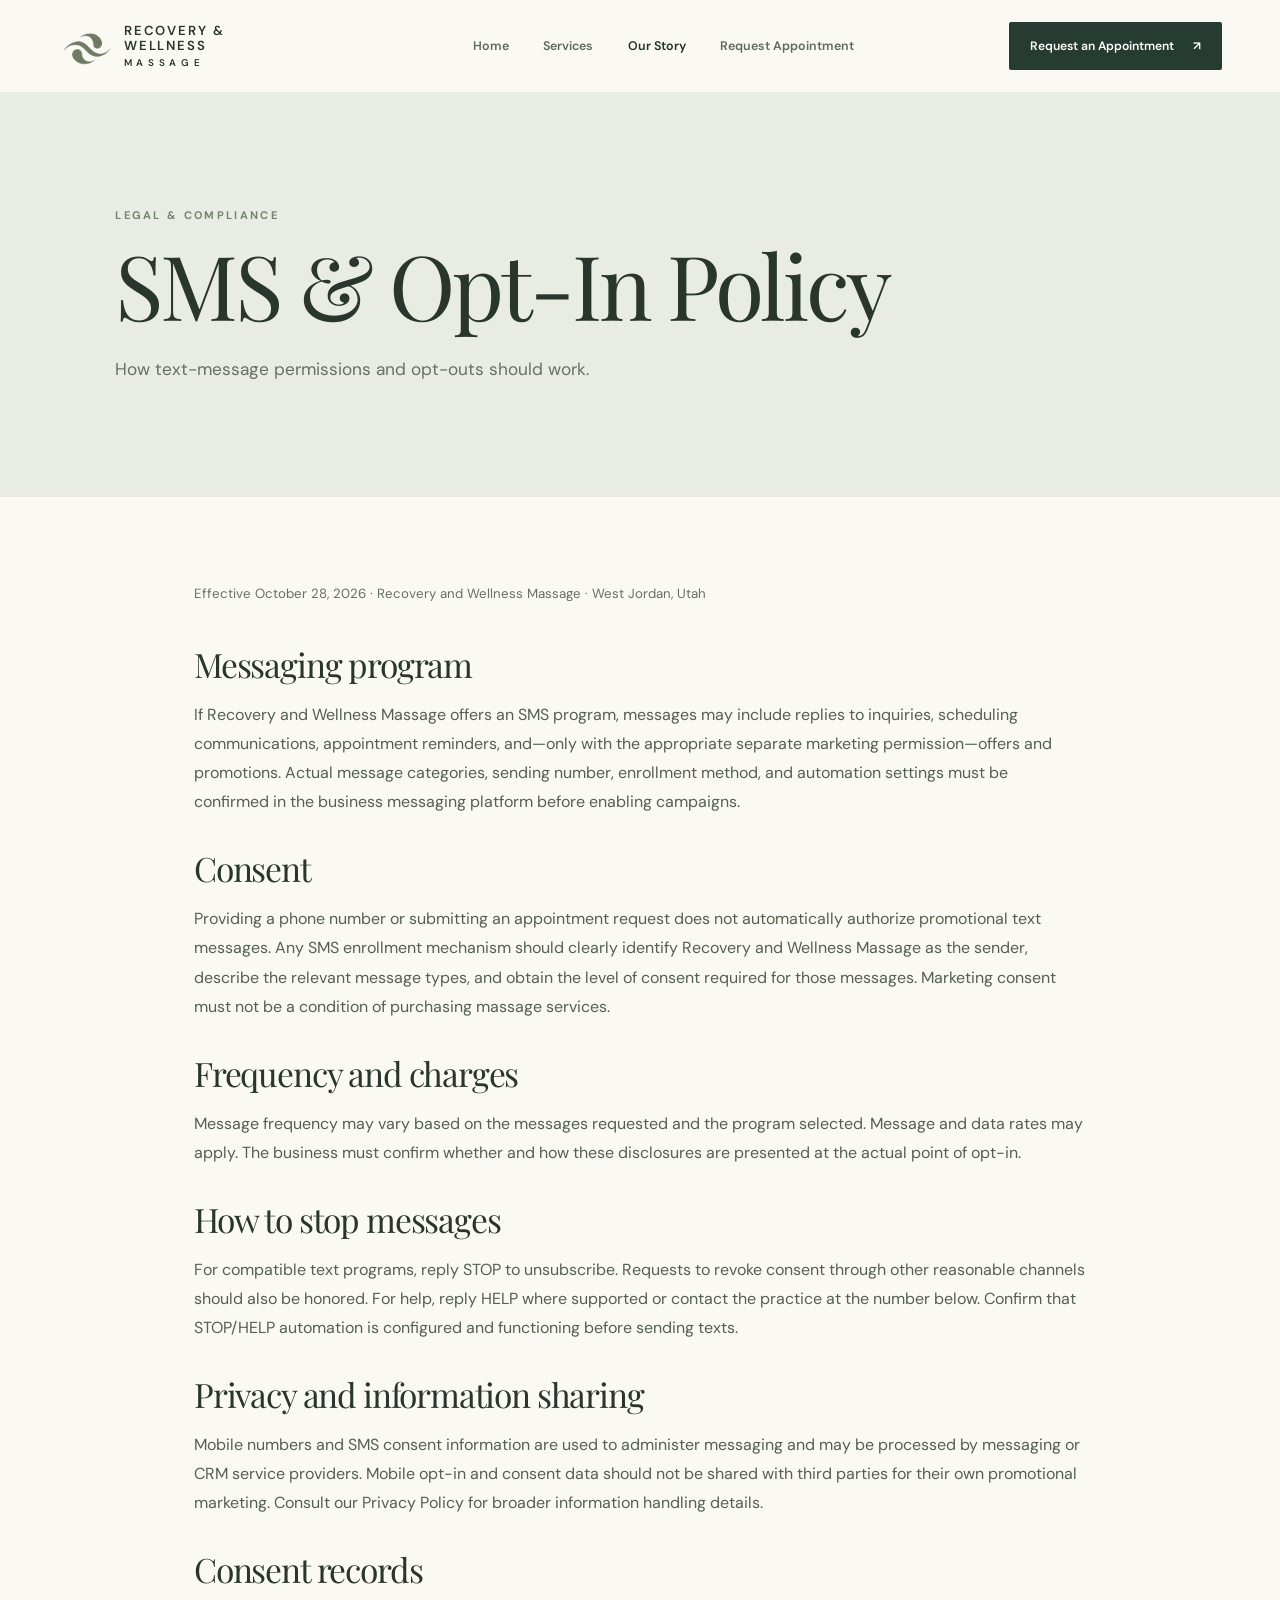
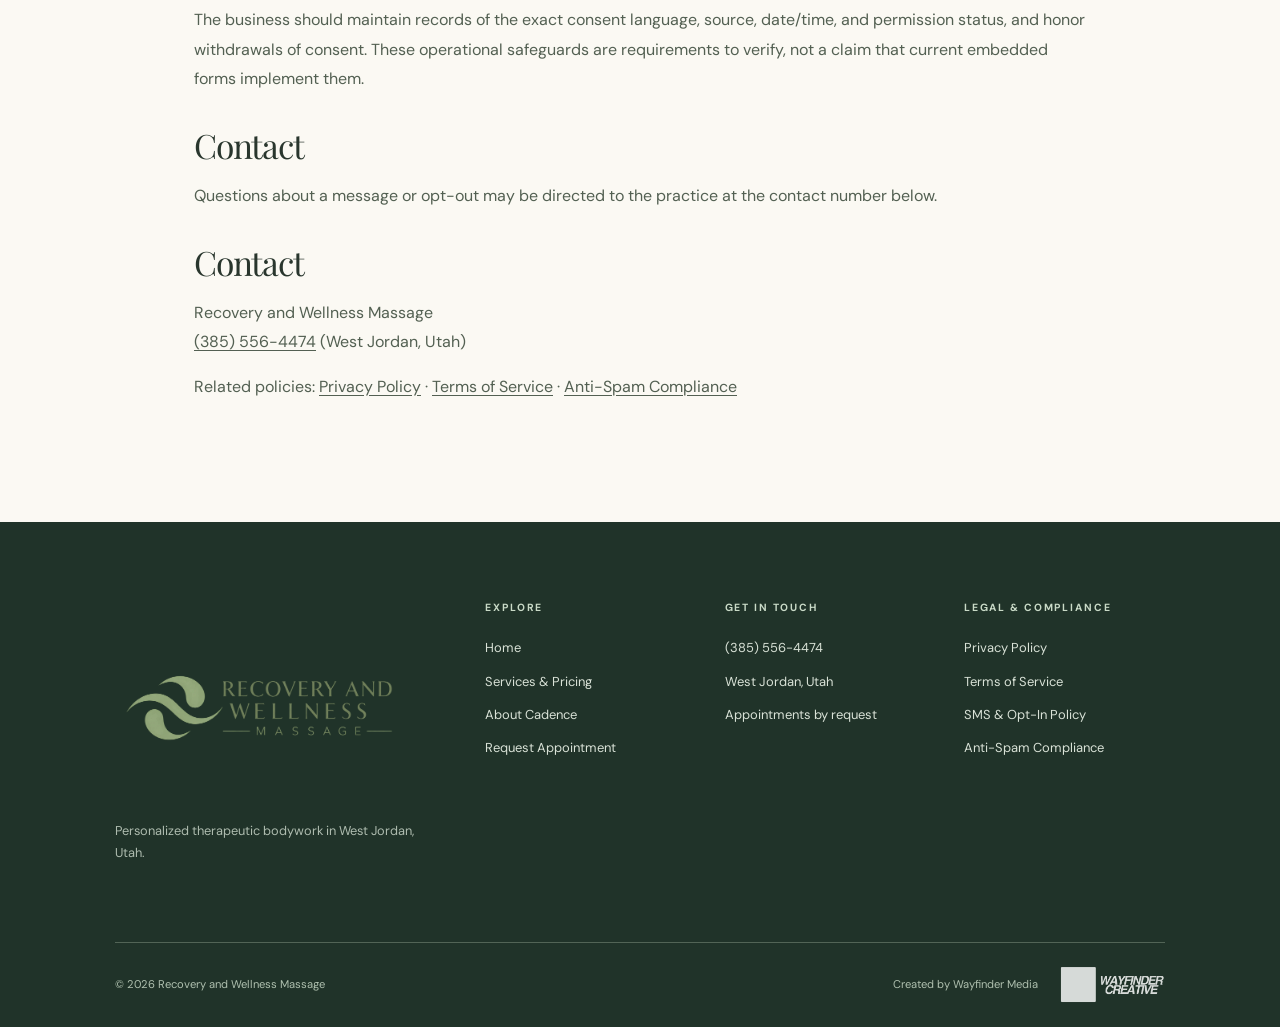
<file: sms-policy.html>
<!doctype html><html lang="en"><head><meta charset="utf-8"><meta name="viewport" content="width=device-width, initial-scale=1"><meta name="theme-color" content="#263b32"><link rel="icon" href="assets/brand-symbol.png"><link rel="preconnect" href="https://fonts.googleapis.com"><link rel="preconnect" href="https://fonts.gstatic.com" crossorigin><link href="https://fonts.googleapis.com/css2?family=DM+Sans:wght@400;500;600;700&family=Manrope:wght@400;500;600&family=Playfair+Display:wght@400;500;600&display=swap" rel="stylesheet"><link rel="stylesheet" href="styles.css"><script defer src="site.js"></script><meta name="description" content="How text-message permissions and opt-outs should work."><title>SMS &amp; Opt-In Policy | Recovery and Wellness Massage</title></head><body><header class="site-header"><a aria-label="Recovery and Wellness Massage home" class="brand" href="/"><img alt="" src="assets/brand-symbol.png"/><span>RECOVERY &amp;<br/>WELLNESS <small>MASSAGE</small></span></a><nav aria-label="Primary navigation" id="nav"><a href="/">Home</a><a href="/services.html">Services</a><a class="active" href="/about.html">Our Story</a><a href="/book.html">Request Appointment</a></nav><a class="header-cta" href="/book.html">Request an Appointment <span>↗</span></a><button aria-expanded="false" aria-label="Toggle menu" class="menu-toggle">☰</button></header><main><section class="page-hero"><p class="eyebrow">LEGAL &amp; COMPLIANCE</p><h1>SMS &amp; Opt-In Policy</h1><p>How text-message permissions and opt-outs should work.</p></section><article class="legal-content"><p class="legal-meta">Effective October 28, 2026 · Recovery and Wellness Massage · West Jordan, Utah</p><section><h2>Messaging program</h2><p>If Recovery and Wellness Massage offers an SMS program, messages may include replies to inquiries, scheduling communications, appointment reminders, and—only with the appropriate separate marketing permission—offers and promotions. Actual message categories, sending number, enrollment method, and automation settings must be confirmed in the business messaging platform before enabling campaigns.</p></section><section><h2>Consent</h2><p>Providing a phone number or submitting an appointment request does not automatically authorize promotional text messages. Any SMS enrollment mechanism should clearly identify Recovery and Wellness Massage as the sender, describe the relevant message types, and obtain the level of consent required for those messages. Marketing consent must not be a condition of purchasing massage services.</p></section><section><h2>Frequency and charges</h2><p>Message frequency may vary based on the messages requested and the program selected. Message and data rates may apply. The business must confirm whether and how these disclosures are presented at the actual point of opt-in.</p></section><section><h2>How to stop messages</h2><p>For compatible text programs, reply STOP to unsubscribe. Requests to revoke consent through other reasonable channels should also be honored. For help, reply HELP where supported or contact the practice at the number below. Confirm that STOP/HELP automation is configured and functioning before sending texts.</p></section><section><h2>Privacy and information sharing</h2><p>Mobile numbers and SMS consent information are used to administer messaging and may be processed by messaging or CRM service providers. Mobile opt-in and consent data should not be shared with third parties for their own promotional marketing. Consult our Privacy Policy for broader information handling details.</p></section><section><h2>Consent records</h2><p>The business should maintain records of the exact consent language, source, date/time, and permission status, and honor withdrawals of consent. These operational safeguards are requirements to verify, not a claim that current embedded forms implement them.</p></section><section><h2>Contact</h2><p>Questions about a message or opt-out may be directed to the practice at the contact number below.</p></section><section><h2>Contact</h2><p>Recovery and Wellness Massage<br><a href="tel:+13855564474">(385) 556-4474</a> (West Jordan, Utah)</p></section><p>Related policies: <a href="/privacy-policy.html">Privacy Policy</a> · <a href="/terms-of-service.html">Terms of Service</a> · <a href="/anti-spam.html">Anti-Spam Compliance</a></p></article></main><footer class="site-footer"><div class="footer-top"><div class="footer-brand"><img alt="Recovery and Wellness Massage" src="assets/brand-logo.png"/><p>Personalized therapeutic bodywork in West Jordan, Utah.</p></div><div><h4>EXPLORE</h4><a href="/">Home</a><a href="/services.html">Services &amp; Pricing</a><a href="/about.html">About Cadence</a><a href="/book.html">Request Appointment</a></div><div><h4>GET IN TOUCH</h4><a href="tel:+13855564474">(385) 556-4474</a><p>West Jordan, Utah</p><p>Appointments by request</p></div><div class="footer-legal"><h4>LEGAL &amp; COMPLIANCE</h4><a href="/privacy-policy.html">Privacy Policy</a><a href="/terms-of-service.html">Terms of Service</a><a href="/sms-policy.html">SMS &amp; Opt-In Policy</a><a href="/anti-spam.html">Anti-Spam Compliance</a></div></div><div class="footer-bottom"><span>© <span id="year"></span> Recovery and Wellness Massage</span><a class="credit" href="https://wayfindercreative.net/" rel="noopener noreferrer" target="_blank"><span>Created by Wayfinder Media</span><img alt="Wayfinder Creative" src="assets/wayfinder.png"/></a></div></footer></body></html>
</file>
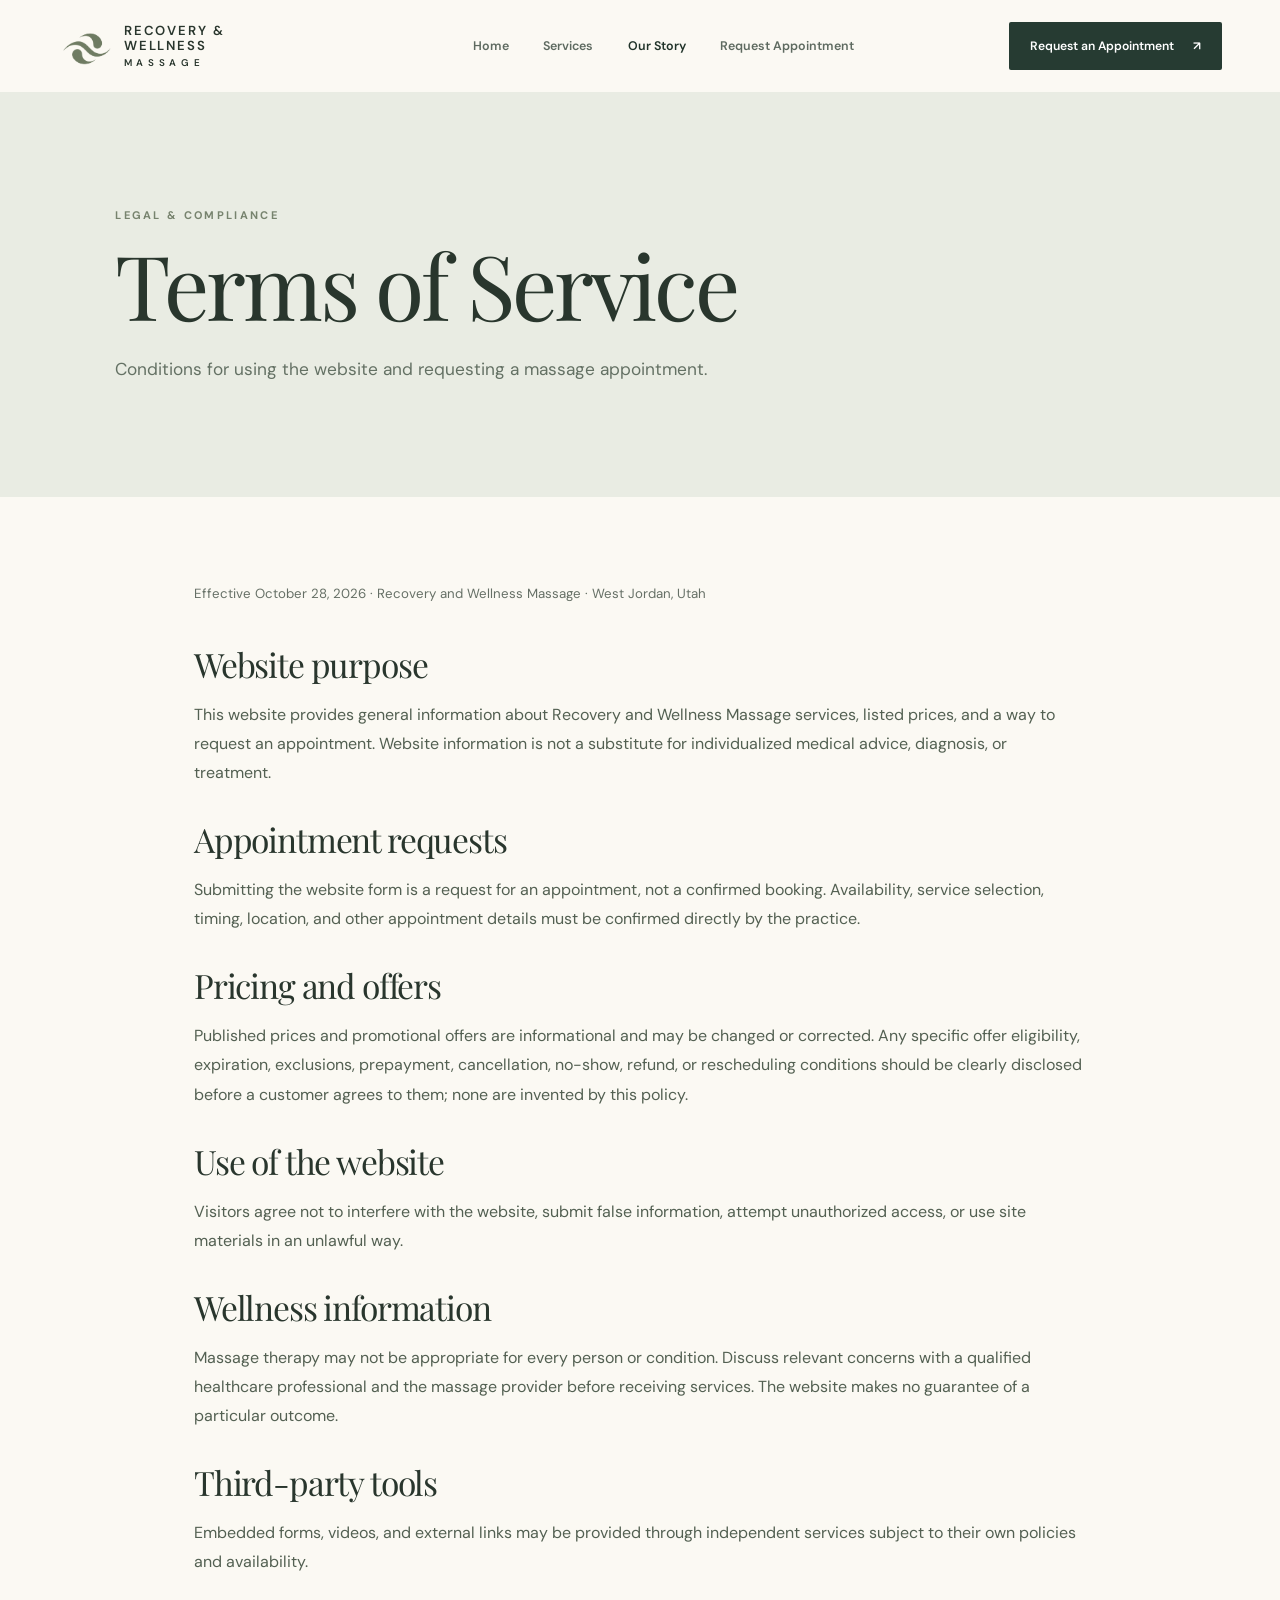
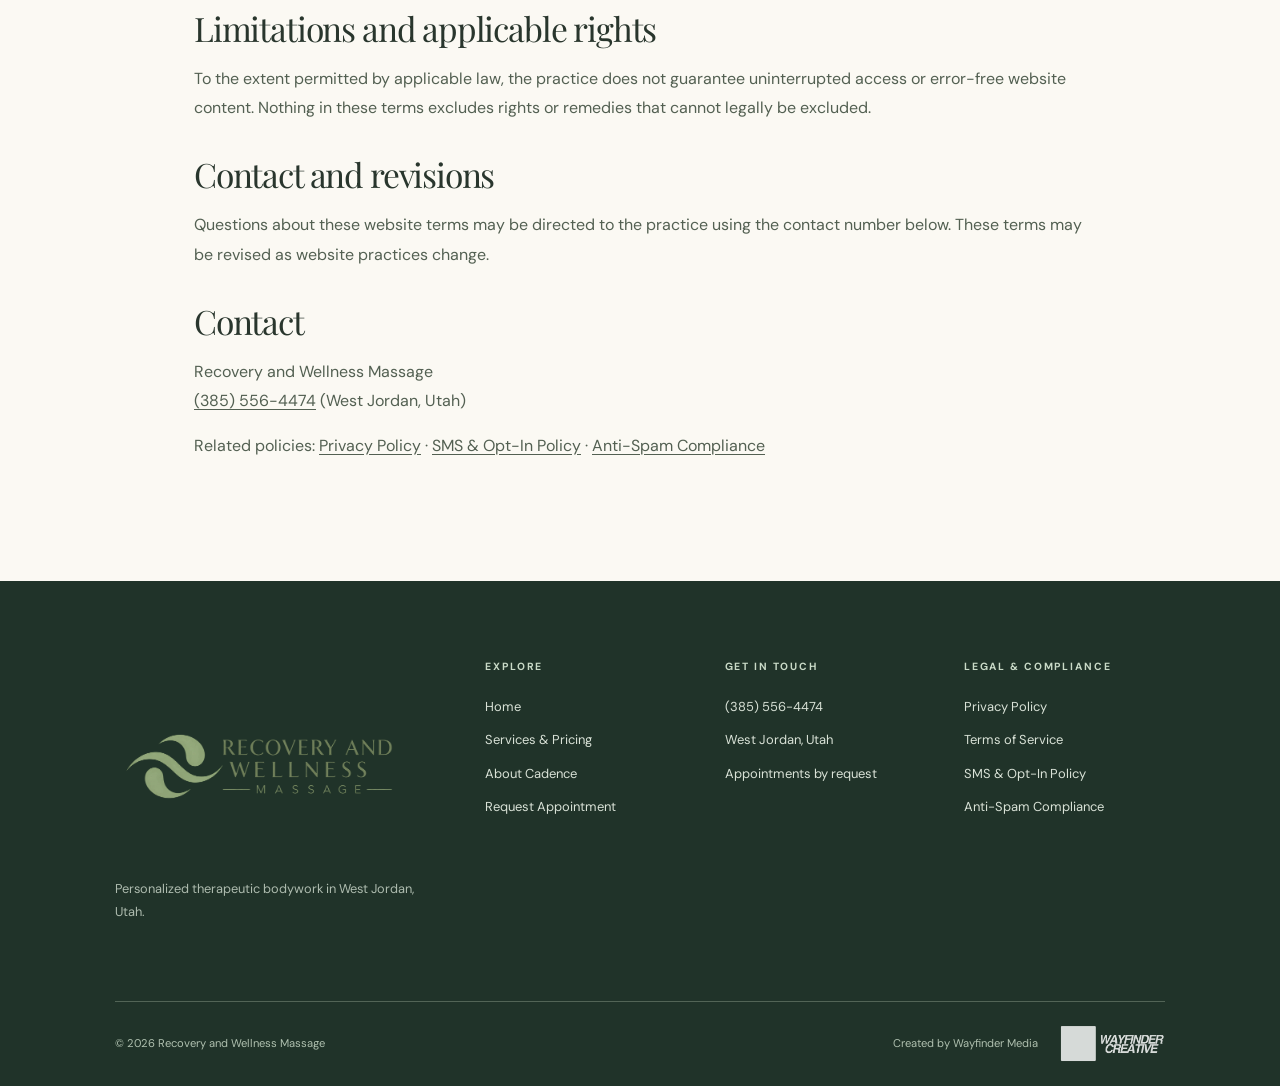
<file: terms-of-service.html>
<!doctype html><html lang="en"><head><meta charset="utf-8"><meta name="viewport" content="width=device-width, initial-scale=1"><meta name="theme-color" content="#263b32"><link rel="icon" href="assets/brand-symbol.png"><link rel="preconnect" href="https://fonts.googleapis.com"><link rel="preconnect" href="https://fonts.gstatic.com" crossorigin><link href="https://fonts.googleapis.com/css2?family=DM+Sans:wght@400;500;600;700&family=Manrope:wght@400;500;600&family=Playfair+Display:wght@400;500;600&display=swap" rel="stylesheet"><link rel="stylesheet" href="styles.css"><script defer src="site.js"></script><meta name="description" content="Conditions for using the website and requesting a massage appointment."><title>Terms of Service | Recovery and Wellness Massage</title></head><body><header class="site-header"><a aria-label="Recovery and Wellness Massage home" class="brand" href="/"><img alt="" src="assets/brand-symbol.png"/><span>RECOVERY &amp;<br/>WELLNESS <small>MASSAGE</small></span></a><nav aria-label="Primary navigation" id="nav"><a href="/">Home</a><a href="/services.html">Services</a><a class="active" href="/about.html">Our Story</a><a href="/book.html">Request Appointment</a></nav><a class="header-cta" href="/book.html">Request an Appointment <span>↗</span></a><button aria-expanded="false" aria-label="Toggle menu" class="menu-toggle">☰</button></header><main><section class="page-hero"><p class="eyebrow">LEGAL &amp; COMPLIANCE</p><h1>Terms of Service</h1><p>Conditions for using the website and requesting a massage appointment.</p></section><article class="legal-content"><p class="legal-meta">Effective October 28, 2026 · Recovery and Wellness Massage · West Jordan, Utah</p><section><h2>Website purpose</h2><p>This website provides general information about Recovery and Wellness Massage services, listed prices, and a way to request an appointment. Website information is not a substitute for individualized medical advice, diagnosis, or treatment.</p></section><section><h2>Appointment requests</h2><p>Submitting the website form is a request for an appointment, not a confirmed booking. Availability, service selection, timing, location, and other appointment details must be confirmed directly by the practice.</p></section><section><h2>Pricing and offers</h2><p>Published prices and promotional offers are informational and may be changed or corrected. Any specific offer eligibility, expiration, exclusions, prepayment, cancellation, no-show, refund, or rescheduling conditions should be clearly disclosed before a customer agrees to them; none are invented by this policy.</p></section><section><h2>Use of the website</h2><p>Visitors agree not to interfere with the website, submit false information, attempt unauthorized access, or use site materials in an unlawful way.</p></section><section><h2>Wellness information</h2><p>Massage therapy may not be appropriate for every person or condition. Discuss relevant concerns with a qualified healthcare professional and the massage provider before receiving services. The website makes no guarantee of a particular outcome.</p></section><section><h2>Third-party tools</h2><p>Embedded forms, videos, and external links may be provided through independent services subject to their own policies and availability.</p></section><section><h2>Limitations and applicable rights</h2><p>To the extent permitted by applicable law, the practice does not guarantee uninterrupted access or error-free website content. Nothing in these terms excludes rights or remedies that cannot legally be excluded.</p></section><section><h2>Contact and revisions</h2><p>Questions about these website terms may be directed to the practice using the contact number below. These terms may be revised as website practices change.</p></section><section><h2>Contact</h2><p>Recovery and Wellness Massage<br><a href="tel:+13855564474">(385) 556-4474</a> (West Jordan, Utah)</p></section><p>Related policies: <a href="/privacy-policy.html">Privacy Policy</a> · <a href="/sms-policy.html">SMS &amp; Opt-In Policy</a> · <a href="/anti-spam.html">Anti-Spam Compliance</a></p></article></main><footer class="site-footer"><div class="footer-top"><div class="footer-brand"><img alt="Recovery and Wellness Massage" src="assets/brand-logo.png"/><p>Personalized therapeutic bodywork in West Jordan, Utah.</p></div><div><h4>EXPLORE</h4><a href="/">Home</a><a href="/services.html">Services &amp; Pricing</a><a href="/about.html">About Cadence</a><a href="/book.html">Request Appointment</a></div><div><h4>GET IN TOUCH</h4><a href="tel:+13855564474">(385) 556-4474</a><p>West Jordan, Utah</p><p>Appointments by request</p></div><div class="footer-legal"><h4>LEGAL &amp; COMPLIANCE</h4><a href="/privacy-policy.html">Privacy Policy</a><a href="/terms-of-service.html">Terms of Service</a><a href="/sms-policy.html">SMS &amp; Opt-In Policy</a><a href="/anti-spam.html">Anti-Spam Compliance</a></div></div><div class="footer-bottom"><span>© <span id="year"></span> Recovery and Wellness Massage</span><a class="credit" href="https://wayfindercreative.net/" rel="noopener noreferrer" target="_blank"><span>Created by Wayfinder Media</span><img alt="Wayfinder Creative" src="assets/wayfinder.png"/></a></div></footer></body></html>
</file>
<file: styles.css>
:root{--forest:#263b32;--pine:#203329;--sage:#89987d;--cream:#f4f0e6;--paper:#fbf9f3;--ink:#29362d;--muted:#667066;--border:#dedfd5}*{box-sizing:border-box}html{scroll-behavior:smooth}body{margin:0;background:var(--paper);color:var(--ink);font-family:'DM Sans',sans-serif;-webkit-font-smoothing:antialiased}a{color:inherit;text-decoration:none}img{max-width:100%}p{line-height:1.75}h1,h2,h3{font-family:'Playfair Display',Georgia,serif;font-weight:400;letter-spacing:-.035em;margin:0}h1 em,h2 em{font-weight:400}h2{font-size:clamp(2.5rem,5vw,5rem);line-height:1.13}.eyebrow{font:700 .69rem 'DM Sans',sans-serif;letter-spacing:.21em;color:#77836e}.eyebrow.light{color:#e7e5d2}.site-header{height:92px;padding:0 clamp(20px,4.5vw,85px);display:flex;align-items:center;justify-content:space-between;gap:25px;background:var(--paper);position:relative;z-index:30}.brand{display:flex;align-items:center;gap:11px;min-width:260px}.brand img{width:55px;height:55px;object-fit:contain}.brand span{font-size:.82rem;font-weight:600;letter-spacing:.15em;line-height:1.15;white-space:nowrap}.brand small{font-size:.61rem;letter-spacing:.48em;display:block;margin-top:4px}nav{display:flex;align-items:center;gap:clamp(20px,2.7vw,43px)}nav a{font-size:.78rem;font-weight:600;color:#5e6a60;transition:color .2s}nav a:hover,nav a.active{color:var(--pine)}.header-cta{background:var(--forest);color:white;padding:16px 21px;border-radius:2px;font-size:.76rem;font-weight:600;white-space:nowrap}.header-cta span,.btn span,.text-link span{margin-left:16px}.menu-toggle{display:none;background:none;border:0;font-size:26px;color:var(--ink);cursor:pointer}.hero{height:min(780px,calc(100svh - 92px));min-height:600px;position:relative;background:#25392f;overflow:hidden;color:#fff}.hero-film{position:absolute;inset:0;pointer-events:none;overflow:hidden}.hero-film iframe{position:absolute;width:max(100%,177.77778vh);height:max(100%,56.25vw);min-width:100%;min-height:100%;left:50%;top:50%;transform:translate(-50%,-50%) scale(1.04);border:0}.hero-wash{position:absolute;inset:0;background:linear-gradient(90deg,rgba(23,43,34,.96) 0%,rgba(26,45,35,.88) 27%,rgba(26,45,35,.55) 51%,rgba(15,32,24,.12) 80%),linear-gradient(0deg,rgba(16,34,25,.55),transparent 32%)}.hero-content{position:relative;z-index:2;padding:0 clamp(24px,9vw,150px);height:100%;display:flex;flex-direction:column;justify-content:center;align-items:flex-start;max-width:1000px;animation:arrive 1.2s ease both}.hero-content h1{font-size:clamp(3.9rem,7.4vw,8.1rem);line-height:1.07;margin:21px 0 24px;letter-spacing:-.045em}.hero-content h1 em{color:#d5dfc8}.hero-copy{font-size:clamp(.94rem,1.2vw,1.08rem);max-width:465px;color:#ecf0e9;line-height:1.8;margin:0 0 35px}.hero-actions{display:flex;align-items:center;gap:28px;flex-wrap:wrap}.btn{display:inline-flex;align-items:center;justify-content:space-between;gap:10px;padding:18px 25px;font-size:.77rem;font-weight:700;letter-spacing:.015em;transition:transform .2s,background .2s}.btn:hover{transform:translateY(-3px)}.btn-cream{background:#f4efe3;color:#263a30}.btn-dark{background:var(--forest);color:white}.btn-outline{border:1px solid #d4decf;color:#fff}.quiet-link{font-size:.8rem;color:#eee;border-bottom:1px solid #c8d7c0;padding-bottom:5px}.quiet-link span{margin-left:16px}.hero-foot{position:absolute;z-index:2;bottom:30px;left:clamp(24px,9vw,150px);right:clamp(24px,6vw,100px);display:flex;justify-content:space-between;font-size:.64rem;letter-spacing:.19em;color:#dfebde}.section-pad{padding:115px clamp(24px,9vw,150px)}.intro{display:grid;grid-template-columns:1.1fr .8fr;gap:12%;align-items:center}.intro h2{max-width:750px;margin:15px 0 0}.intro-right{padding-top:42px}.intro-right p{font-size:1.07rem;color:var(--muted);margin:0 0 30px}.text-link{display:inline-block;font-size:.8rem;font-weight:700;border-bottom:1px solid var(--ink);padding-bottom:8px}.services-feature{background:#eaece3}.section-heading{display:flex;align-items:end;justify-content:space-between;gap:25px;margin-bottom:45px}.section-heading h2{margin-top:14px}.service-grid{display:grid;grid-template-columns:repeat(3,1fr);gap:16px}.service-card{min-height:330px;background:var(--paper);padding:32px;display:flex;flex-direction:column;transition:transform .25s,box-shadow .25s}.service-card:hover{transform:translateY(-5px);box-shadow:0 15px 35px #263b3218}.service-card.highlighted{background:#d8dfcf}.service-number{font-size:.62rem;font-weight:700;letter-spacing:.15em;color:#70806c;margin-bottom:55px}.service-card h3{font-size:2rem;line-height:1.2}.service-card p{color:#6a776a;font-size:.9rem;line-height:1.65;max-width:300px;margin:13px 0 25px}.service-bottom{display:flex;justify-content:space-between;align-items:end;margin-top:auto;border-top:1px solid #cbd0c4;padding-top:20px}.service-bottom span{font-size:.65rem;letter-spacing:.12em}.service-bottom strong{font-size:1.45rem;font-weight:500}.service-note{text-align:center;color:#636c62;margin-top:32px;font-size:.85rem}.service-note a{text-decoration:underline;text-underline-offset:4px}.picture-band{display:grid;grid-template-columns:1fr 1fr;min-height:620px;background:var(--forest);color:#fff}.picture-band-image{background:url('https://images.leadconnectorhq.com/image/f_webp/q_80/r_1200/u_https%3A//assets.cdn.filesafe.space/yZ9oYdUG1HdzrYlLFLoa/media/6a7b896c9115899f0393a36c.png') center/cover no-repeat}.picture-band-content{padding:90px clamp(30px,8vw,120px);display:flex;flex-direction:column;justify-content:center;align-items:flex-start}.picture-band-content h2{margin:18px 0 22px}.picture-band-content p:not(.eyebrow){font-size:1rem;max-width:470px;color:#dce5da;margin-bottom:30px}.about-preview{display:grid;grid-template-columns:.9fr 1fr;gap:11%;align-items:center}.about-photo{position:relative;max-height:640px;overflow:hidden;background:#e4dfd1}.about-photo img{width:100%;height:100%;max-height:640px;object-fit:cover;object-position:center 25%;display:block}.photo-stamp{position:absolute;left:0;bottom:0;background:#f0ecdf;padding:17px 20px;font-size:.58rem;letter-spacing:.17em}.about-text h2{margin:16px 0 25px}.about-text p:not(.eyebrow){color:#677265;font-size:1rem;max-width:550px}.about-text .text-link{margin-top:23px}.offer-banner{background:#83917b;color:#fff;display:grid;grid-template-columns:1.3fr .7fr;gap:12%;align-items:end;position:relative;overflow:hidden}.offer-banner h2{font-size:clamp(3rem,5.3vw,6rem);margin-top:15px}.offer-action p{max-width:340px;color:#fff;line-height:1.8;margin-bottom:25px}.offer-orbit{position:absolute;right:4%;top:-70px;font-size:300px;opacity:.06;pointer-events:none}.closing{text-align:center;display:flex;flex-direction:column;align-items:center}.closing h2{margin:20px 0 36px}.site-footer{background:#203329;color:#edf1e8;padding:70px clamp(24px,9vw,150px) 22px}.footer-top{display:grid;grid-template-columns:2fr .85fr 1fr;gap:8%;padding-bottom:65px}.footer-brand img{width:290px;max-width:100%;height:auto;object-fit:contain;filter:brightness(1.4)}.footer-brand p{font-size:.8rem;color:#aebcaf;margin-top:5px}.footer-top h4{font-size:.65rem;letter-spacing:.18em;margin:9px 0 24px;color:#c9dac7}.footer-top div:not(.footer-brand) a,.footer-top div:not(.footer-brand) p{display:block;color:#d9e2d7;font-size:.81rem;margin:0 0 14px;line-height:1.5}.footer-bottom{border-top:1px solid #526456;display:flex;align-items:center;justify-content:space-between;gap:18px;padding-top:20px;color:#afc0af;font-size:.7rem}.credit{display:flex;align-items:center;gap:13px}.credit img{width:114px;height:42px;object-fit:contain;filter:brightness(0) invert(1);opacity:.82}.page-hero{background:#e9ece3;padding:105px clamp(24px,9vw,150px) 95px}.page-hero h1{font-size:clamp(3.5rem,7vw,7.2rem);line-height:1.06;margin:15px 0 22px}.page-hero p:last-child{max-width:650px;color:#647164;font-size:1.08rem}.interior-section{padding:85px clamp(24px,9vw,150px)}.price-list{border-top:1px solid var(--border)}.price-row{display:grid;grid-template-columns:70px 1fr 120px 80px;align-items:center;gap:25px;padding:31px 0;border-bottom:1px solid var(--border)}.price-row span{font-size:.7rem;color:#83907e;letter-spacing:.13em}.price-row h3{font-size:clamp(1.6rem,3vw,2.6rem)}.price-row strong{font-weight:500;font-size:1.45rem}.price-row a{font-size:.77rem;text-decoration:underline;text-underline-offset:4px;text-align:right}.tech-section{background:#eaece3}.tech-intro{display:flex;justify-content:space-between;gap:30px;align-items:end;margin-bottom:35px}.tech-intro p{max-width:420px;color:var(--muted)}.tech-grid{display:grid;grid-template-columns:repeat(3,1fr);gap:18px}.tech-card{background:var(--paper);overflow:hidden}.tech-card img{width:100%;height:225px;object-fit:cover;display:block;background:#d6d6cb}.tech-card div{padding:25px}.tech-card h3{font-size:1.65rem}.tech-card p{font-size:.87rem;color:#687469;line-height:1.7}.about-page{display:grid;grid-template-columns:.8fr 1fr;gap:10%;align-items:center}.about-page img{width:100%;max-height:750px;object-fit:cover}.about-page h2{margin:15px 0 25px}.about-page p:not(.eyebrow){color:#657165}.booking-wrapper{max-width:1150px;margin:auto;display:grid;grid-template-columns:.55fr 1fr;gap:7%;padding:85px 24px 110px}.booking-aside h2{font-size:3rem}.booking-aside p{color:var(--muted)}.booking-info{border-top:1px solid var(--border);margin-top:35px;padding-top:20px;font-size:.87rem}.booking-widget{background:#fff;border:1px solid #e6e7dd;border-radius:4px;min-height:750px;overflow:hidden}.booking-widget iframe{min-height:750px;width:100%;border:0}.small-cta{background:var(--forest);color:white;padding:70px 24px;text-align:center}.small-cta h2{margin-bottom:30px}@keyframes arrive{from{opacity:0;transform:translateY(22px)}to{opacity:1;transform:translateY(0)}}@media(max-width:1050px){.site-header{height:78px}.brand{min-width:unset}.brand img{width:47px;height:47px}nav{gap:16px}.header-cta{display:none}.hero{height:700px}.service-card{padding:24px}.service-card h3{font-size:1.7rem}}@media(max-width:760px){.site-header{padding:0 20px}.menu-toggle{display:block}nav{display:none;position:absolute;top:78px;left:0;right:0;background:var(--paper);padding:25px;box-shadow:0 14px 20px #0001;flex-direction:column;align-items:flex-start;gap:22px}nav.open{display:flex}.hero{height:calc(100svh - 78px);min-height:570px;max-height:850px}.hero-film iframe{width:max(250%,177.78vh);height:max(100%,56.25vw)}.hero-wash{background:linear-gradient(90deg,rgba(23,43,34,.88),rgba(23,43,34,.55)),linear-gradient(0deg,#1b3024a0,transparent 50%)}.hero-content{padding:0 27px}.hero-content h1{font-size:clamp(3.7rem,12vw,5.3rem)}.hero-foot{left:27px;right:27px;font-size:.53rem}.section-pad{padding:75px 24px}.intro,.about-preview,.offer-banner,.about-page,.booking-wrapper{grid-template-columns:1fr;gap:35px}.intro-right{padding:0}.section-heading{align-items:start;flex-direction:column}.service-grid,.tech-grid{grid-template-columns:1fr}.service-card{min-height:265px}.service-number{margin-bottom:30px}.picture-band{grid-template-columns:1fr}.picture-band-image{height:320px}.picture-band-content{padding:70px 24px}.about-photo{max-width:520px}.footer-top{grid-template-columns:1fr 1fr;gap:35px}.footer-brand{grid-column:1/-1}.footer-bottom{flex-direction:column;align-items:flex-start}.page-hero{padding:75px 24px}.interior-section{padding:70px 24px}.price-row{grid-template-columns:30px 1fr auto;gap:12px}.price-row a{grid-column:2/-1;text-align:left}.price-row strong{font-size:1.25rem}.tech-intro{flex-direction:column;align-items:start}.booking-wrapper{padding:70px 24px}.booking-aside h2{font-size:2.5rem}}@media(prefers-reduced-motion:reduce){*,*:before,*:after{scroll-behavior:auto!important;animation:none!important;transition:none!important}.hero-film{display:none}}

/* Appointment request page */
.request-page-hero {padding-bottom:86px;}
.request-page-hero h1 {max-width:1000px;}
.request-section {display:grid;grid-template-columns:minmax(0,.85fr) minmax(0,1.15fr);gap:clamp(42px,7vw,110px);max-width:1410px;margin:0 auto;padding:100px clamp(24px,7vw,100px) 125px;align-items:start;}
.request-intro {padding-top:36px;}
.request-intro h2 {font-size:clamp(2.6rem,4.1vw,4.5rem);margin:18px 0 27px;}
.request-intro>p:not(.eyebrow) {color:var(--muted);font-size:1.02rem;line-height:1.85;margin-bottom:38px;}
.request-detail {display:flex;gap:18px;align-items:flex-start;margin-bottom:27px;}
.request-detail-icon {width:36px;height:36px;flex:none;border-radius:50%;background:#e3e9de;color:var(--forest);display:grid;place-items:center;font-size:20px;}
.request-detail strong {font-size:.93rem;color:var(--forest);}
.request-detail p {font-size:.85rem;line-height:1.6;color:var(--muted);margin:5px 0 0;}
.request-form-card {background:#fff;padding:clamp(24px,3vw,48px);box-shadow:0 20px 70px rgba(38,59,50,.055);border:1px solid #e9ebe3;border-radius:6px;min-width:0;}
.request-form-card h2 {font-size:clamp(2rem,3.1vw,3.35rem);margin:12px 0 13px;}
.request-form-card>p:not(.eyebrow) {color:var(--muted);font-size:.94rem;margin:0 0 22px;}
.request-form-embed {min-height:951px;width:100%;}
.request-form-embed iframe {display:block;width:100%;min-height:951px;border:0;}
.request-form-card .request-form-note {font-size:.76rem!important;color:#758076!important;line-height:1.6;margin:18px 0 0!important;}
@media(max-width:850px) {.request-section {grid-template-columns:1fr;gap:42px;padding:65px 24px 85px;}.request-intro {padding-top:0;}.request-form-card {padding:25px 18px;}}

/* Single-column appointment request form */
.request-section{display:block;max-width:880px;margin:0 auto;padding:72px 24px 110px;}
.request-form-card{width:100%;}
@media(max-width:850px){.request-section{padding:48px 20px 80px;}}


/* Legal and compliance extension */
.footer-top{grid-template-columns:minmax(200px,1.65fr) repeat(3,minmax(130px,1fr));gap:clamp(20px,3vw,56px)}
.footer-legal a{display:block}
.legal-content{max-width:940px;margin:0 auto;padding:72px 24px 105px}
.legal-content .legal-meta{font-size:.83rem;color:var(--muted);margin-bottom:40px}
.legal-content h2{font-size:clamp(1.5rem,2.8vw,2.1rem);margin:34px 0 12px}
.legal-content p,.legal-content li{color:#536052;font-size:1rem;line-height:1.82}
.legal-content ul{padding-left:24px}
.legal-content a,.policy-under-form a{text-decoration:underline;text-underline-offset:3px}
.legal-content .legal-disclaimer{background:#edf0e8;border-left:3px solid #89987d;padding:16px 20px;margin:30px 0}
.policy-under-form{font-size:.78rem;color:#758076;line-height:1.7;margin-top:10px}
@media(max-width:1050px){.footer-top{grid-template-columns:repeat(2,minmax(0,1fr));gap:30px}.footer-brand{grid-column:1/-1}}
@media(max-width:540px){.footer-top{grid-template-columns:1fr}.footer-brand{grid-column:auto}.legal-content{padding:45px 22px 75px}}
</file>
